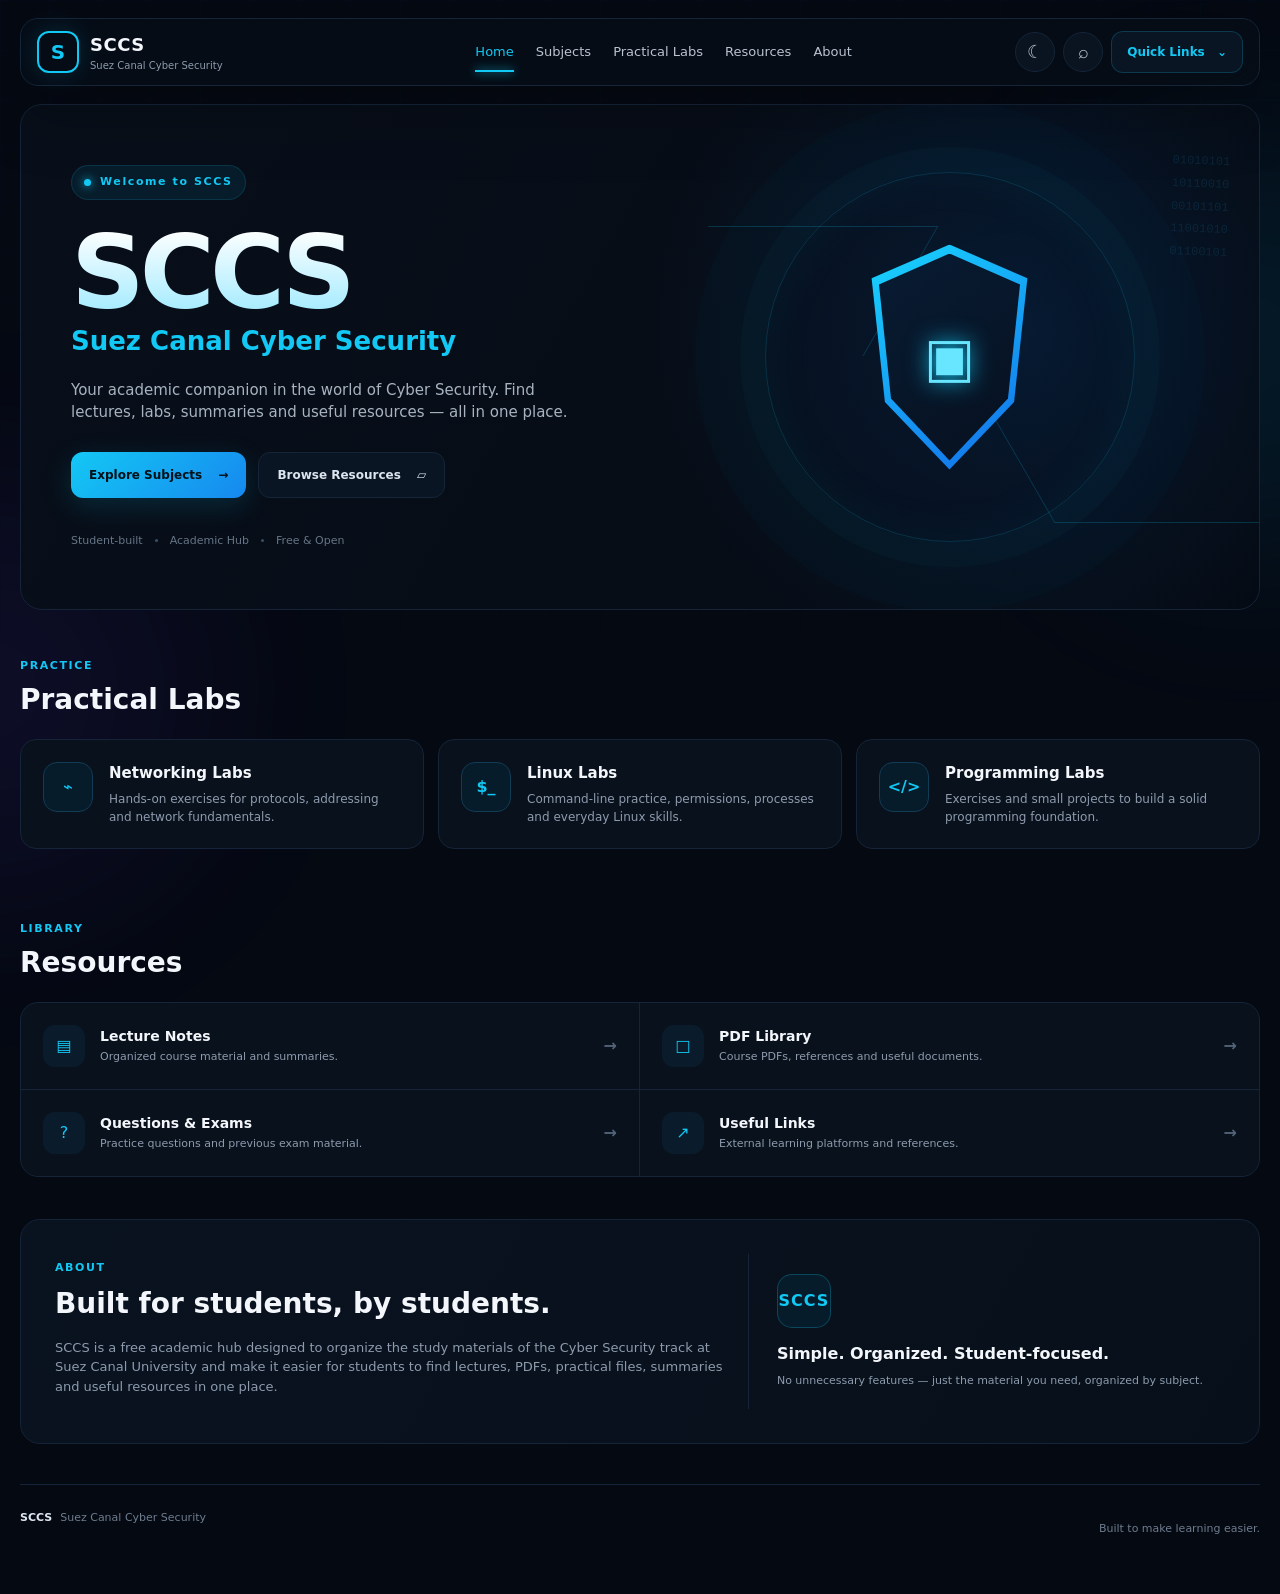
<file: index.html>
<!DOCTYPE html>
<html lang="en">
<head>
  <meta charset="UTF-8">
  <meta name="viewport" content="width=device-width, initial-scale=1.0">
  <meta name="description" content="SCCS — Suez Canal Cyber Security Student Hub">
  <title>SCCS — Suez Canal Cyber Security</title>
  <link rel="stylesheet" href="style.css">
</head>
<body>
  <div class="bg-grid"></div>
  <div class="orb orb-one"></div>
  <div class="orb orb-two"></div>

  <header class="navbar">
    <a class="brand" href="#home" aria-label="SCCS Home">
      <div class="brand-mark">S</div>
      <div>
        <strong>SCCS</strong>
        <span>Suez Canal Cyber Security</span>
      </div>
    </a>

    <nav class="nav-links" id="navLinks">
      <a class="active" href="#home">Home</a>
      <a href="subjects.html">Subjects</a>
      <a href="#labs">Practical Labs</a>
      <a href="#resources">Resources</a>
      <a href="#about">About</a>
    </nav>

    <div class="nav-actions">
      <button class="icon-btn" id="themeBtn" title="Toggle theme" aria-label="Toggle theme">☾</button>
      <button class="icon-btn" id="searchBtn" title="Search" aria-label="Search">⌕</button>
      <a class="quick-btn" href="#resources">Quick Links <span>⌄</span></a>
      <button class="menu-btn" id="menuBtn" aria-label="Open menu">☰</button>
    </div>
  </header>

  <main id="home">
    <section class="hero section-shell">
      <div class="hero-copy">
        <div class="eyebrow"><span></span> Welcome to SCCS</div>
        <h1>SCCS</h1>
        <h2>Suez Canal Cyber Security</h2>
        <p>Your academic companion in the world of Cyber Security. Find lectures, labs, summaries and useful resources — all in one place.</p>

        <div class="hero-buttons">
          <a class="primary-btn" href="subjects.html">Explore Subjects <span>→</span></a>
          <a class="secondary-btn" href="#resources">Browse Resources <span>▱</span></a>
        </div>

        <div class="hero-meta">
          <span>Student-built</span>
          <i></i>
          <span>Academic Hub</span>
          <i></i>
          <span>Free &amp; Open</span>
        </div>
      </div>

      <div class="hero-visual" aria-hidden="true">
        <div class="code-rain">01010101<br>10110010<br>00101101<br>11001010<br>01100101</div>
        <div class="circuit c1"></div>
        <div class="circuit c2"></div>
        <div class="shield-wrap">
          <div class="shield"><span class="lock">▣</span></div>
          <div class="pulse"></div>
        </div>
      </div>
    </section>

    <section id="labs" class="content-section">
      <div class="section-heading">
        <div>
          <span class="section-kicker">PRACTICE</span>
          <h2>Practical Labs</h2>
        </div>
      </div>

      <div class="feature-grid">
        <article class="feature-card">
          <span class="feature-icon">⌁</span>
          <div><h3>Networking Labs</h3><p>Hands-on exercises for protocols, addressing and network fundamentals.</p></div>
        </article>

        <article class="feature-card">
          <span class="feature-icon">$_</span>
          <div><h3>Linux Labs</h3><p>Command-line practice, permissions, processes and everyday Linux skills.</p></div>
        </article>

        <article class="feature-card">
          <span class="feature-icon">&lt;/&gt;</span>
          <div><h3>Programming Labs</h3><p>Exercises and small projects to build a solid programming foundation.</p></div>
        </article>
      </div>
    </section>

    <section id="resources" class="content-section">
      <div class="section-heading">
        <div>
          <span class="section-kicker">LIBRARY</span>
          <h2>Resources</h2>
        </div>
      </div>

      <div class="resource-panel">
        <a class="resource-item" href="resources.html#lecture-notes"><span>▤</span><div><h3>Lecture Notes</h3><p>Organized course material and summaries.</p></div><b>→</b></a>
        <a class="resource-item" href="resources.html#pdf-library"><span>□</span><div><h3>PDF Library</h3><p>Course PDFs, references and useful documents.</p></div><b>→</b></a>
        <a class="resource-item" href="resources.html#questions"><span>?</span><div><h3>Questions &amp; Exams</h3><p>Practice questions and previous exam material.</p></div><b>→</b></a>
        <a class="resource-item" href="resources.html#useful-links"><span>↗</span><div><h3>Useful Links</h3><p>External learning platforms and references.</p></div><b>→</b></a>
      </div>
    </section>

    <section id="about" class="content-section about-section">
      <div>
        <span class="section-kicker">ABOUT</span>
        <h2>Built for students, by students.</h2>
        <p>SCCS is a free academic hub designed to organize the study materials of the Cyber Security track at Suez Canal University and make it easier for students to find lectures, PDFs, practical files, summaries and useful resources in one place.</p>
      </div>

      <div class="about-note">
        <div class="about-badge">SCCS</div>
        <h3>Simple. Organized. Student-focused.</h3>
        <p>No unnecessary features — just the material you need, organized by subject.</p>
      </div>
    </section>
  </main>

  <footer>
    <div><strong>SCCS</strong><span>Suez Canal Cyber Security</span></div>
    <p>Built to make learning easier.</p>
  </footer>

  <div class="search-overlay" id="searchOverlay">
    <div class="search-box">
      <button id="closeSearch">×</button>
      <h2>Search SCCS</h2>
      <input id="searchInput" type="search" placeholder="Search subjects, labs, resources..." autofocus>
      <div id="searchResults"></div>
    </div>
  </div>

  <script src="script.js"></script>
</body>
</html>
</file>
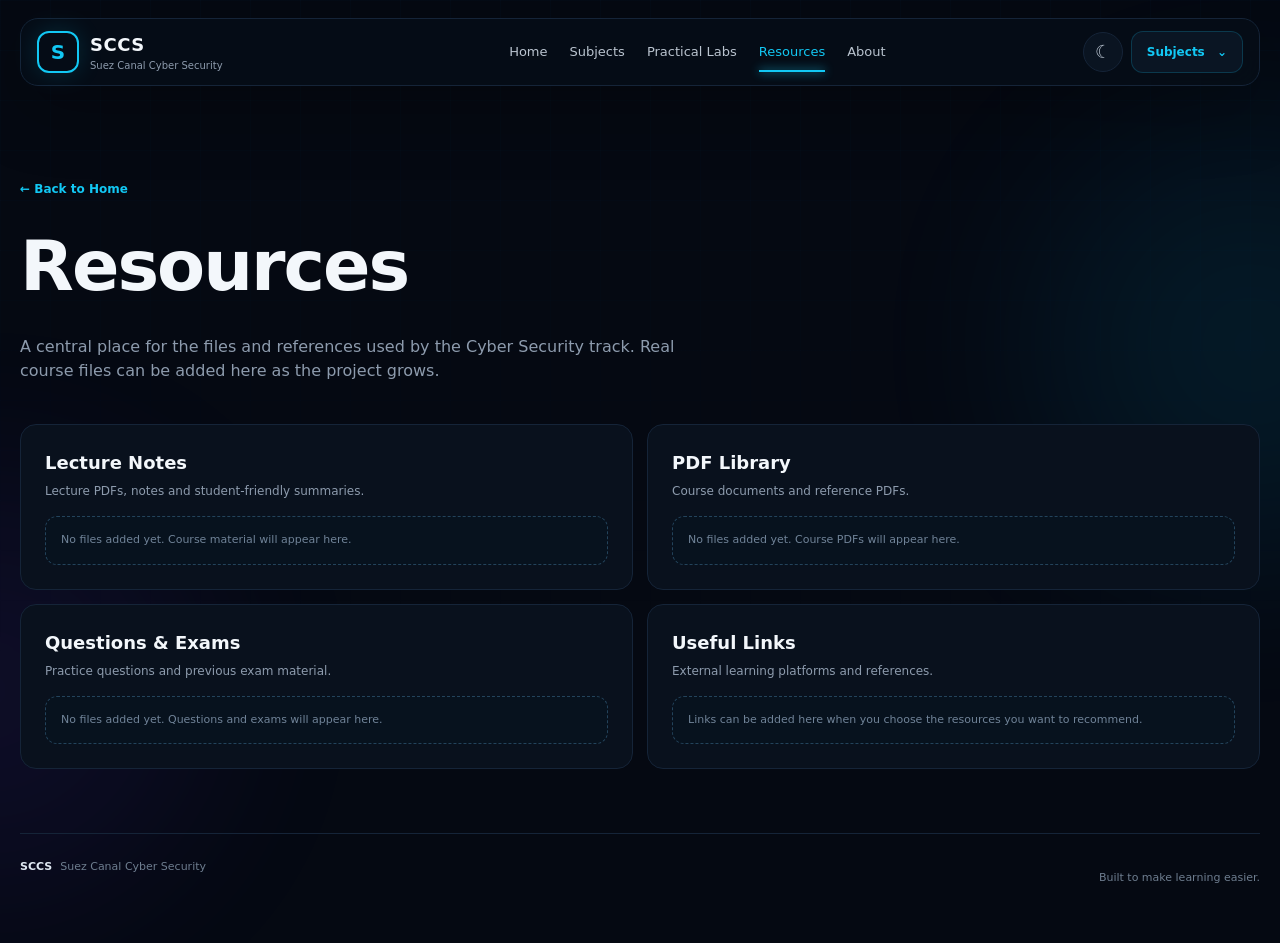
<file: resources.html>
<!DOCTYPE html>
<html lang="en">
<head>
  <meta charset="UTF-8">
  <meta name="viewport" content="width=device-width, initial-scale=1.0">
  <meta name="description" content="SCCS Resources">
  <title>Resources — SCCS</title>
  <link rel="stylesheet" href="style.css">
  <style>
    .resources-hero{padding:48px 0 25px}.resources-hero h1{font-size:clamp(42px,6vw,70px);margin:14px 0 5px;letter-spacing:-2px}.resources-hero p{color:var(--muted);max-width:700px}
    .resource-page-grid{display:grid;grid-template-columns:1fr 1fr;gap:14px}.resource-page-card{border:1px solid var(--line);background:var(--panel);border-radius:16px;padding:24px;scroll-margin-top:100px}.resource-page-card h2{font-size:18px;margin:0 0 6px}.resource-page-card p{font-size:12px;color:var(--muted);margin:0 0 16px}.empty-state{border:1px dashed #23435b;border-radius:12px;padding:15px;color:#708398;font-size:11px;background:#07121e}.back{color:var(--accent);font-size:12px;font-weight:700}
    @media(max-width:700px){.resource-page-grid{grid-template-columns:1fr}}
  </style>
</head>
<body>
  <div class="bg-grid"></div><div class="orb orb-one"></div><div class="orb orb-two"></div>
  <header class="navbar">
    <a class="brand" href="index.html" aria-label="SCCS Home"><div class="brand-mark">S</div><div><strong>SCCS</strong><span>Suez Canal Cyber Security</span></div></a>
    <nav class="nav-links" id="navLinks">
      <a href="index.html#home">Home</a><a href="index.html#subjects">Subjects</a><a href="index.html#labs">Practical Labs</a><a class="active" href="index.html#resources">Resources</a><a href="index.html#about">About</a>
    </nav>
    <div class="nav-actions"><button class="icon-btn" id="themeBtn" title="Toggle theme">☾</button><a class="quick-btn" href="index.html#subjects">Subjects <span>⌄</span></a><button class="menu-btn" id="menuBtn">☰</button></div>
  </header>
  <main class="content-section">
    <section class="resources-hero">
      <a class="back" href="index.html#resources">← Back to Home</a>
      <h1>Resources</h1>
      <p>A central place for the files and references used by the Cyber Security track. Real course files can be added here as the project grows.</p>
    </section>
    <section class="resource-page-grid">
      <article class="resource-page-card" id="lecture-notes"><h2>Lecture Notes</h2><p>Lecture PDFs, notes and student-friendly summaries.</p><div class="empty-state">No files added yet. Course material will appear here.</div></article>
      <article class="resource-page-card" id="pdf-library"><h2>PDF Library</h2><p>Course documents and reference PDFs.</p><div class="empty-state">No files added yet. Course PDFs will appear here.</div></article>
      <article class="resource-page-card" id="questions"><h2>Questions &amp; Exams</h2><p>Practice questions and previous exam material.</p><div class="empty-state">No files added yet. Questions and exams will appear here.</div></article>
      <article class="resource-page-card" id="useful-links"><h2>Useful Links</h2><p>External learning platforms and references.</p><div class="empty-state">Links can be added here when you choose the resources you want to recommend.</div></article>
    </section>
  </main>
  <footer><div><strong>SCCS</strong><span>Suez Canal Cyber Security</span></div><p>Built to make learning easier.</p></footer>
  <script src="script.js"></script>
</body>
</html>
</file>
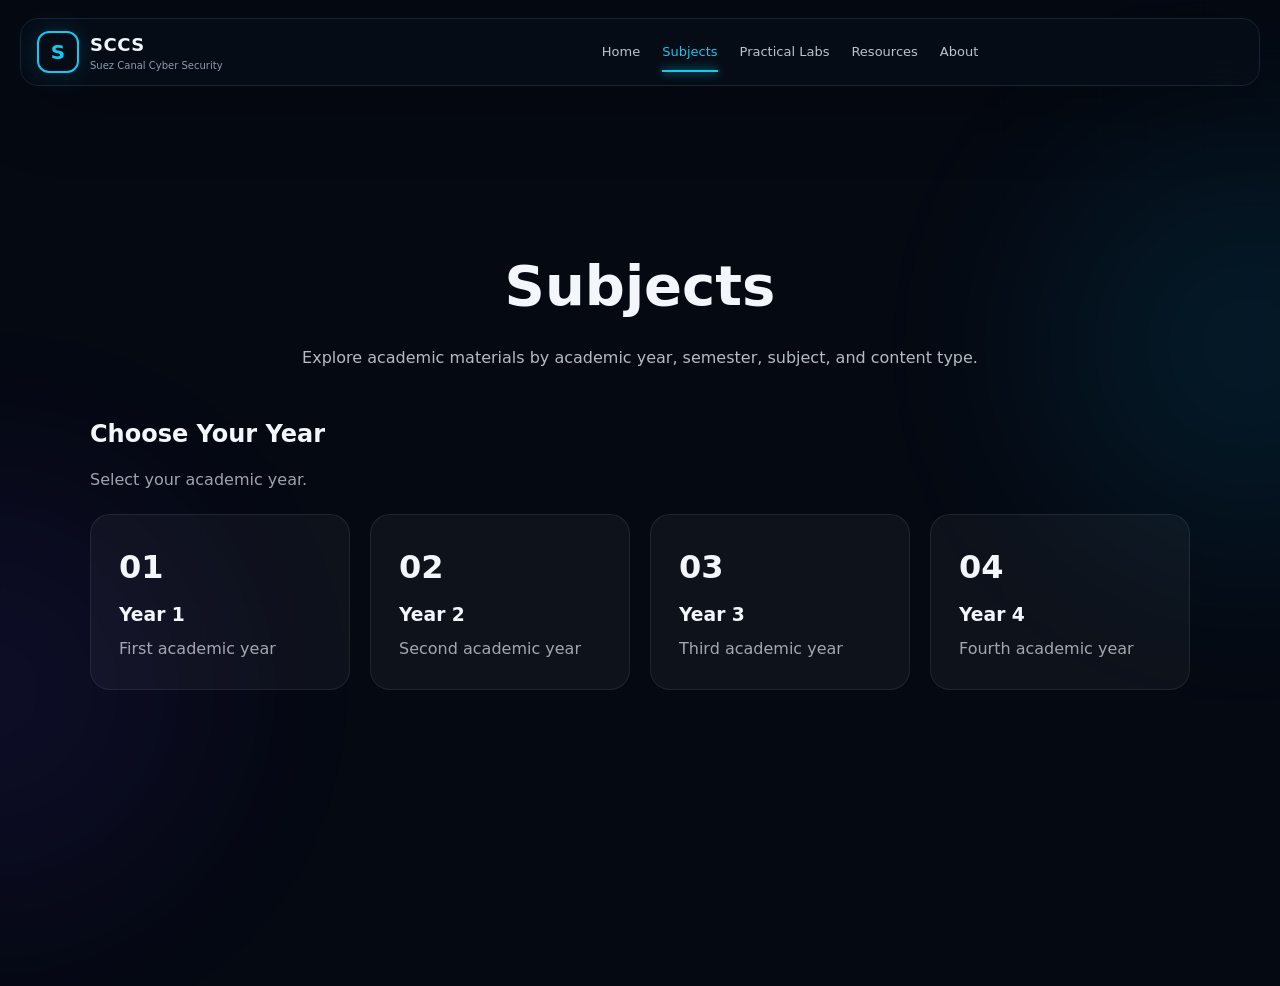
<file: subjects.html>
<!DOCTYPE html>
<html lang="en">
<head>
    <meta charset="UTF-8">
    <meta name="viewport" content="width=device-width, initial-scale=1.0">

    <meta name="description"
          content="SCCS — Suez Canal Cyber Security Student Hub">

    <title>Subjects — SCCS</title>

    <link rel="stylesheet" href="style.css">

    <style>
        .subjects-page {
            min-height: 100vh;
            padding: 120px 6% 70px;
        }

        .subjects-header {
            max-width: 900px;
            margin: 0 auto 45px;
            text-align: center;
        }

        .subjects-header h1 {
            font-size: clamp(2rem, 5vw, 3.5rem);
            margin-bottom: 12px;
        }

        .subjects-header p {
            opacity: 0.75;
            line-height: 1.7;
        }

        .section-title {
            max-width: 1100px;
            margin: 0 auto 22px;
        }

        .section-title h2 {
            margin-bottom: 6px;
        }

        .section-title p {
            opacity: 0.65;
        }

        .year-grid,
        .semester-grid,
        .subject-grid,
        .category-grid {
            max-width: 1100px;
            margin: 0 auto;
            display: grid;
            grid-template-columns: repeat(auto-fit, minmax(220px, 1fr));
            gap: 20px;
        }

        .selection-card {
            display: block;
            padding: 28px;
            border-radius: 20px;
            text-decoration: none;
            color: inherit;
            background: rgba(255,255,255,0.04);
            border: 1px solid rgba(255,255,255,0.08);
            transition: 0.25s ease;
            cursor: pointer;
        }

        .selection-card:hover {
            transform: translateY(-4px);
            border-color: rgba(0, 200, 255, 0.45);
            background: rgba(255,255,255,0.07);
        }

        .selection-card .number {
            font-size: 2rem;
            font-weight: 800;
            margin-bottom: 10px;
        }

        .selection-card h3 {
            margin: 0 0 8px;
        }

        .selection-card p {
            margin: 0;
            opacity: 0.65;
            line-height: 1.5;
        }

        .hidden {
            display: none !important;
        }

        .back-button {
            display: inline-block;
            margin: 0 auto 35px;
            padding: 10px 18px;
            border-radius: 12px;
            text-decoration: none;
            color: inherit;
            border: 1px solid rgba(255,255,255,0.1);
            background: rgba(255,255,255,0.04);
        }

        .pdf-link {
            display: inline-block;
            margin-top: 15px;
            padding: 9px 14px;
            border-radius: 10px;
            background: rgba(0, 200, 255, 0.1);
            border: 1px solid rgba(0, 200, 255, 0.2);
        }

        .empty-state {
            max-width: 700px;
            margin: 30px auto;
            padding: 35px;
            text-align: center;
            border-radius: 20px;
            background: rgba(255,255,255,0.04);
            border: 1px solid rgba(255,255,255,0.08);
        }
    </style>
</head>

<body>

    <div class="bg-grid"></div>
    <div class="orb orb-one"></div>
    <div class="orb orb-two"></div>

    <header class="navbar">

        <a class="brand" href="index.html" aria-label="SCCS Home">
            <div class="brand-mark">S</div>
            <div>
                <strong>SCCS</strong>
                <span>Suez Canal Cyber Security</span>
            </div>
        </a>

        <nav class="nav-links">
            <a href="index.html">Home</a>
            <a class="active" href="subjects.html">Subjects</a>
            <a href="index.html#labs">Practical Labs</a>
            <a href="resources.html">Resources</a>
            <a href="index.html#about">About</a>
        </nav>

    </header>


    <main class="subjects-page">

        <div class="subjects-header">
            <h1>Subjects</h1>
            <p>
                Explore academic materials by academic year,
                semester, subject, and content type.
            </p>
        </div>


        <!-- YEARS -->

        <section id="yearsSection">

            <div class="section-title">
                <h2>Choose Your Year</h2>
                <p>Select your academic year.</p>
            </div>

            <div class="year-grid">

                <div class="selection-card" onclick="selectYear(1)">
                    <div class="number">01</div>
                    <h3>Year 1</h3>
                    <p>First academic year</p>
                </div>

                <div class="selection-card" onclick="selectYear(2)">
                    <div class="number">02</div>
                    <h3>Year 2</h3>
                    <p>Second academic year</p>
                </div>

                <div class="selection-card" onclick="selectYear(3)">
                    <div class="number">03</div>
                    <h3>Year 3</h3>
                    <p>Third academic year</p>
                </div>

                <div class="selection-card" onclick="selectYear(4)">
                    <div class="number">04</div>
                    <h3>Year 4</h3>
                    <p>Fourth academic year</p>
                </div>

            </div>

        </section>


        <!-- SEMESTERS -->

        <section id="semestersSection" class="hidden">

            <a href="#" class="back-button" onclick="goBackToYears(event)">
                ← Back to Years
            </a>

            <div class="section-title">
                <h2 id="yearTitle">Year 1</h2>
                <p>Choose a semester.</p>
            </div>

            <div class="semester-grid">

                <div class="selection-card" onclick="selectSemester(1)">
                    <div class="number">01</div>
                    <h3>Semester 1</h3>
                    <p>First semester</p>
                </div>

                <div class="selection-card" onclick="selectSemester(2)">
                    <div class="number">02</div>
                    <h3>Semester 2</h3>
                    <p>Second semester</p>
                </div>

            </div>

        </section>


        <!-- SUBJECTS -->

        <section id="subjectsSection" class="hidden">

            <a href="#" class="back-button" onclick="goBackToSemesters(event)">
                ← Back to Semesters
            </a>

            <div class="section-title">
                <h2 id="semesterTitle">Semester 2</h2>
                <p>Select a subject.</p>
            </div>

            <div id="subjectGrid" class="subject-grid"></div>

        </section>


        <!-- CATEGORIES -->

        <section id="categoriesSection" class="hidden">

            <a href="#" class="back-button" onclick="goBackToSubjects(event)">
                ← Back to Subjects
            </a>

            <div class="section-title">
                <h2 id="subjectTitle">Math 2</h2>
                <p>Choose the type of material you want.</p>
            </div>

            <div id="categoryGrid" class="category-grid"></div>

        </section>


        <!-- PDFS -->

        <section id="pdfSection" class="hidden">

            <a href="#" class="back-button" onclick="goBackToCategories(event)">
                ← Back to Categories
            </a>

            <div class="section-title">
                <h2 id="categoryTitle">Solved Problems</h2>
                <p>Available study material.</p>
            </div>

            <div id="pdfGrid" class="category-grid"></div>

        </section>

    </main>


    <script>

        let selectedYear = null;
        let selectedSemester = null;
        let selectedSubject = null;
        let selectedCategory = null;


        /*
         * SUBJECT DATA
         *
         * Add new subjects here later.
         */

        const subjectsData = {

            1: {

                1: [
                    {
                        name: "Programming 1",
                        description: "Programming 1 study materials."
                    }
                ],

                2: [
                    {
                        name: "Programming 2",
                        description: "Programming 2 study materials."
                    },

                    {
                        name: "Math 2",
                        description: "Linear algebra and mathematics study materials.",
                        categories: {

                            "Solved Problems": [
                                {
                                    title: "Solved Problems — Full Steps",
                                    file: "subjects/Year 1/Semester 2/Math 2/Solved Problems/4 - حل مسائل كاملة بالخطوات_compressed.pdf"
                                }
                            ],

                            "Simplified Explanations & Rules": [
                                {
                                    title: "Simplified Explanations & Rules",
                                    file: "subjects/Year 1/Semester 2/Math 2/Simplified Explanations & Rules/1 - شرح مبسط وقواعد_compressed.pdf"
                                }
                            ],

                            "Examples & Practice": [
                                {
                                    title: "Examples & Practice",
                                    file: "subjects/Year 1/Semester 2/Math 2/Examples & Practice/2 - أمثلة توضيحية وتدريبات تمييز_compressed.pdf"
                                }
                            ],

                            "Foundations & Preparation": [
                                {
                                    title: "Foundations & Preparation",
                                    file: "subjects/Year 1/Semester 2/Math 2/Foundations & Preparation/3 - تأسيس وتمهيد للحل_compressed.pdf"
                                }
                            ]

                        }
                    }
                ]

            },

            2: {
                1: [],
                2: []
            },

            3: {
                1: [],
                2: []
            },

            4: {
                1: [],
                2: []
            }

        };


        function hideAll() {

            document
                .getElementById("yearsSection")
                .classList.add("hidden");

            document
                .getElementById("semestersSection")
                .classList.add("hidden");

            document
                .getElementById("subjectsSection")
                .classList.add("hidden");

            document
                .getElementById("categoriesSection")
                .classList.add("hidden");

            document
                .getElementById("pdfSection")
                .classList.add("hidden");

        }


        function selectYear(year) {

            selectedYear = year;

            hideAll();

            document
                .getElementById("semestersSection")
                .classList.remove("hidden");

            document
                .getElementById("yearTitle")
                .textContent = "Year " + year;

        }


        function selectSemester(semester) {

            selectedSemester = semester;

            hideAll();

            document
                .getElementById("subjectsSection")
                .classList.remove("hidden");

            document
                .getElementById("semesterTitle")
                .textContent =
                "Year " +
                selectedYear +
                " — Semester " +
                semester;

            renderSubjects();

        }


        function renderSubjects() {

            const grid =
                document.getElementById("subjectGrid");

            grid.innerHTML = "";

            const subjects =
                subjectsData[selectedYear][selectedSemester];

            if (!subjects || subjects.length === 0) {

                grid.innerHTML = `
                    <div class="empty-state">
                        <h3>No subjects added yet</h3>
                        <p>
                            Study materials for this semester
                            will be added here.
                        </p>
                    </div>
                `;

                return;
            }


            subjects.forEach(subject => {

                const card =
                    document.createElement("div");

                card.className =
                    "selection-card";

                card.innerHTML = `
                    <div class="number">📚</div>
                    <h3>${subject.name}</h3>
                    <p>${subject.description}</p>
                `;

                card.onclick = () => {

                    selectedSubject = subject;

                    if (subject.categories) {

                        renderCategories();

                    } else {

                        alert(
                            "Materials for " +
                            subject.name +
                            " have not been added yet."
                        );

                    }

                };

                grid.appendChild(card);

            });

        }


        function renderCategories() {

            hideAll();

            document
                .getElementById("categoriesSection")
                .classList.remove("hidden");

            document
                .getElementById("subjectTitle")
                .textContent =
                selectedSubject.name;

            const grid =
                document.getElementById("categoryGrid");

            grid.innerHTML = "";


            Object.keys(
                selectedSubject.categories
            ).forEach(category => {

                const card =
                    document.createElement("div");

                card.className =
                    "selection-card";

                card.innerHTML = `
                    <div class="number">📁</div>
                    <h3>${category}</h3>
                    <p>
                        ${selectedSubject.categories[category].length}
                        material(s)
                    </p>
                `;

                card.onclick = () => {

                    selectedCategory = category;

                    renderPDFs();

                };

                grid.appendChild(card);

            });

        }


        function renderPDFs() {

            hideAll();

            document
                .getElementById("pdfSection")
                .classList.remove("hidden");

            document
                .getElementById("categoryTitle")
                .textContent =
                selectedCategory;

            const grid =
                document.getElementById("pdfGrid");

            grid.innerHTML = "";


            const files =
                selectedSubject.categories[selectedCategory];


            files.forEach(file => {

                const card =
                    document.createElement("div");

                card.className =
                    "selection-card";

                card.innerHTML = `
                    <div class="number">PDF</div>
                    <h3>${file.title}</h3>
                    <a
                        class="pdf-link"
                        href="${file.file}"
                        target="_blank"
                        rel="noopener noreferrer">
                        Open PDF →
                    </a>
                `;

                grid.appendChild(card);

            });

        }


        function goBackToYears(event) {

            event.preventDefault();

            hideAll();

            document
                .getElementById("yearsSection")
                .classList.remove("hidden");

        }


        function goBackToSemesters(event) {

            event.preventDefault();

            hideAll();

            document
                .getElementById("semestersSection")
                .classList.remove("hidden");

        }


        function goBackToSubjects(event) {

            event.preventDefault();

            hideAll();

            document
                .getElementById("subjectsSection")
                .classList.remove("hidden");

            renderSubjects();

        }


        function goBackToCategories(event) {

            event.preventDefault();

            renderCategories();

        }

    </script>

</body>
</html>
</file>
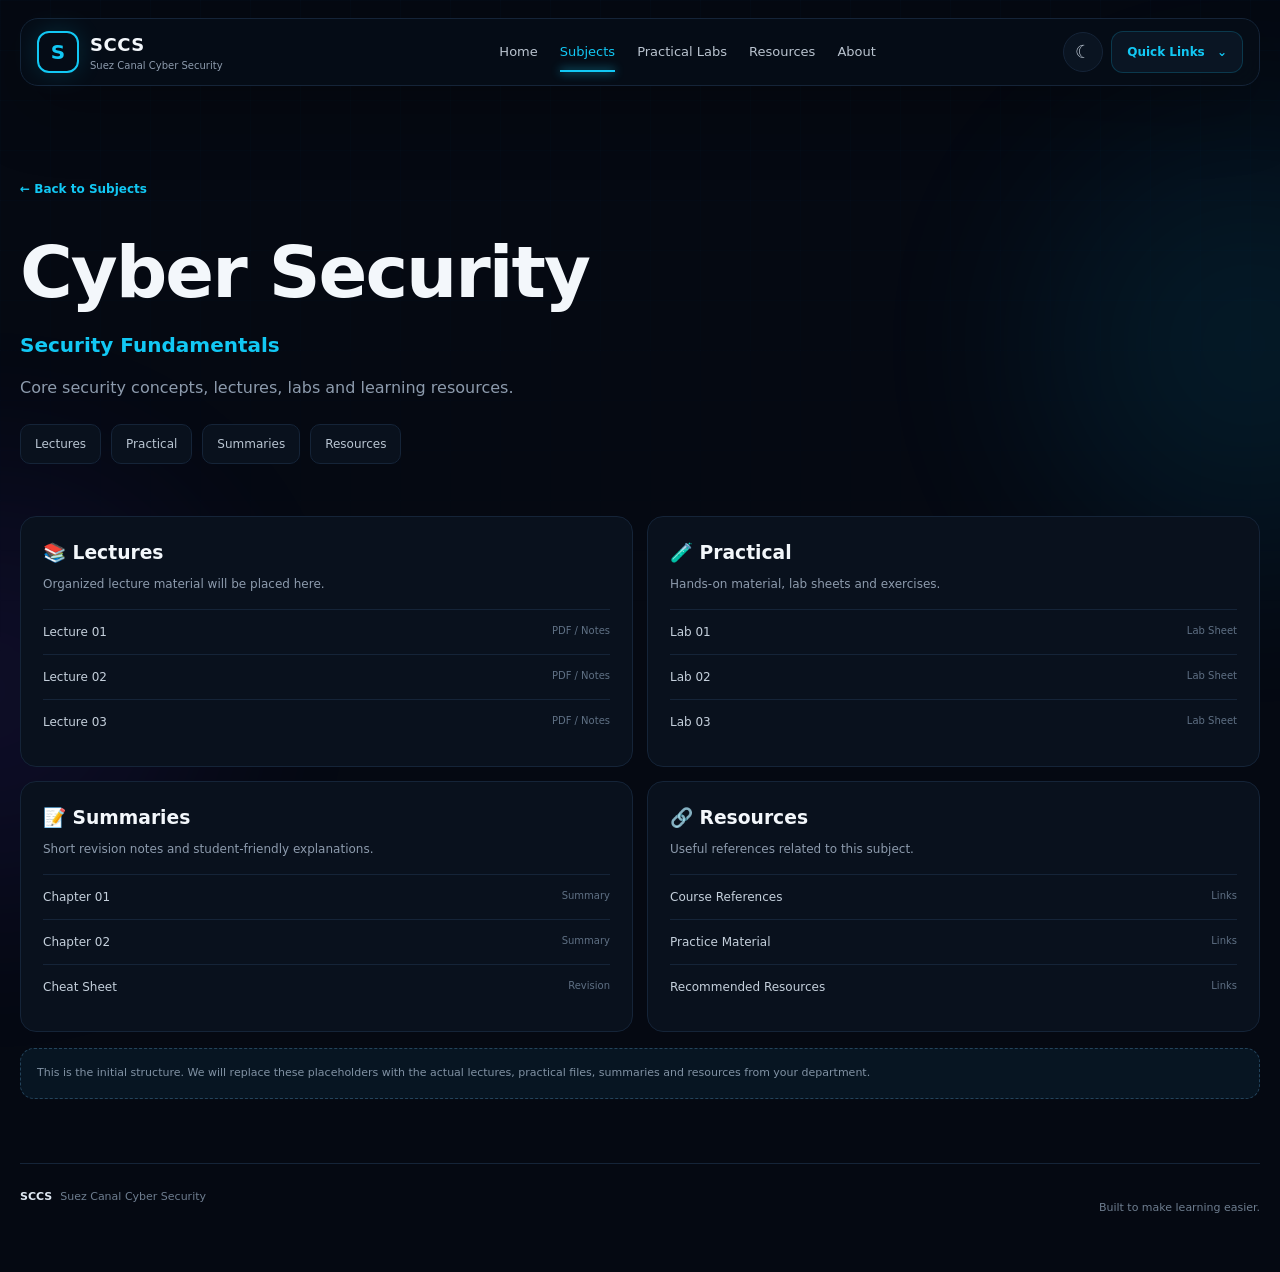
<file: subjects/cyber-security.html>
<!DOCTYPE html>
<html lang="en">
<head>
  <meta charset="UTF-8">
  <meta name="viewport" content="width=device-width, initial-scale=1.0">
  <meta name="description" content="SCCS — Cyber Security">
  <title>Cyber Security — SCCS</title>
  <link rel="stylesheet" href="../style.css">
  <style>
    .subject-hero{padding:48px 0 28px}
    .subject-hero .back{color:var(--accent);font-size:12px;font-weight:700}
    .subject-hero h1{font-size:clamp(42px,6vw,72px);margin:18px 0 4px;letter-spacing:-2px}
    .subject-hero h2{color:var(--accent);font-size:20px;margin:0 0 12px}
    .subject-hero p{color:var(--muted);max-width:720px}
    .subject-tabs{display:flex;gap:10px;flex-wrap:wrap;margin:24px 0}
    .subject-tab{border:1px solid var(--line);background:var(--panel);border-radius:10px;padding:10px 14px;font-size:12px;color:#b9c5d2}
    .subject-layout{display:grid;grid-template-columns:repeat(2,1fr);gap:14px}
    .material-box{border:1px solid var(--line);background:var(--panel);border-radius:16px;padding:22px}
    .material-box h3{margin:0 0 8px}
    .material-box p{font-size:12px;color:var(--muted);margin:0 0 16px}
    .material-list{list-style:none;padding:0;margin:0}
    .material-list li{border-top:1px solid var(--line);padding:13px 0;display:flex;justify-content:space-between;gap:12px;font-size:12px;color:#c5d0dc}
    .material-list span{color:#5f7084;font-size:10px}
    .notice{margin-top:16px;border:1px dashed #23435b;background:#071522;border-radius:14px;padding:16px;color:#8192a4;font-size:11px}
    @media(max-width:700px){.subject-layout{grid-template-columns:1fr}}
  </style>
</head>
<body>
  <div class="bg-grid"></div>
  <div class="orb orb-one"></div>
  <div class="orb orb-two"></div>
  <header class="navbar">
    <a class="brand" href="../index.html" aria-label="SCCS Home">
      <div class="brand-mark">S</div>
      <div><strong>SCCS</strong><span>Suez Canal Cyber Security</span></div>
    </a>
    <nav class="nav-links" id="navLinks">
      <a href="../index.html#home">Home</a>
      <a class="active" href="../index.html#subjects">Subjects</a>
      <a href="../index.html#labs">Practical Labs</a>
      <a href="../index.html#resources">Resources</a>
      <a href="../index.html#about">About</a>
    </nav>
    <div class="nav-actions">
      <button class="icon-btn" id="themeBtn" title="Toggle theme" aria-label="Toggle theme">☾</button>
      <a class="quick-btn" href="../index.html#resources">Quick Links <span>⌄</span></a>
      <button class="menu-btn" id="menuBtn" aria-label="Open menu">☰</button>
    </div>
  </header>

  <main class="content-section">
    <section class="subject-hero">
      <a class="back" href="../index.html#subjects">← Back to Subjects</a>
      <h1>Cyber Security</h1>
      <h2>Security Fundamentals</h2>
      <p>Core security concepts, lectures, labs and learning resources.</p>
      <div class="subject-tabs">
        <a class="subject-tab" href="#lectures">Lectures</a>
        <a class="subject-tab" href="#practical">Practical</a>
        <a class="subject-tab" href="#summaries">Summaries</a>
        <a class="subject-tab" href="#resources">Resources</a>
      </div>
    </section>

    <section class="subject-layout">
      <article class="material-box" id="lectures">
        <h3>📚 Lectures</h3>
        <p>Organized lecture material will be placed here.</p>
        <ul class="material-list">
          <li>Lecture 01 <span>PDF / Notes</span></li>
          <li>Lecture 02 <span>PDF / Notes</span></li>
          <li>Lecture 03 <span>PDF / Notes</span></li>
        </ul>
      </article>

      <article class="material-box" id="practical">
        <h3>🧪 Practical</h3>
        <p>Hands-on material, lab sheets and exercises.</p>
        <ul class="material-list">
          <li>Lab 01 <span>Lab Sheet</span></li>
          <li>Lab 02 <span>Lab Sheet</span></li>
          <li>Lab 03 <span>Lab Sheet</span></li>
        </ul>
      </article>

      <article class="material-box" id="summaries">
        <h3>📝 Summaries</h3>
        <p>Short revision notes and student-friendly explanations.</p>
        <ul class="material-list">
          <li>Chapter 01 <span>Summary</span></li>
          <li>Chapter 02 <span>Summary</span></li>
          <li>Cheat Sheet <span>Revision</span></li>
        </ul>
      </article>

      <article class="material-box" id="resources">
        <h3>🔗 Resources</h3>
        <p>Useful references related to this subject.</p>
        <ul class="material-list">
          <li>Course References <span>Links</span></li>
          <li>Practice Material <span>Links</span></li>
          <li>Recommended Resources <span>Links</span></li>
        </ul>
      </article>
    </section>

    <div class="notice">
      This is the initial structure. We will replace these placeholders with the actual lectures, practical files, summaries and resources from your department.
    </div>
  </main>

  <footer>
    <div><strong>SCCS</strong><span>Suez Canal Cyber Security</span></div>
    <p>Built to make learning easier.</p>
  </footer>
  <script src="../script.js"></script>
</body>
</html>
</file>
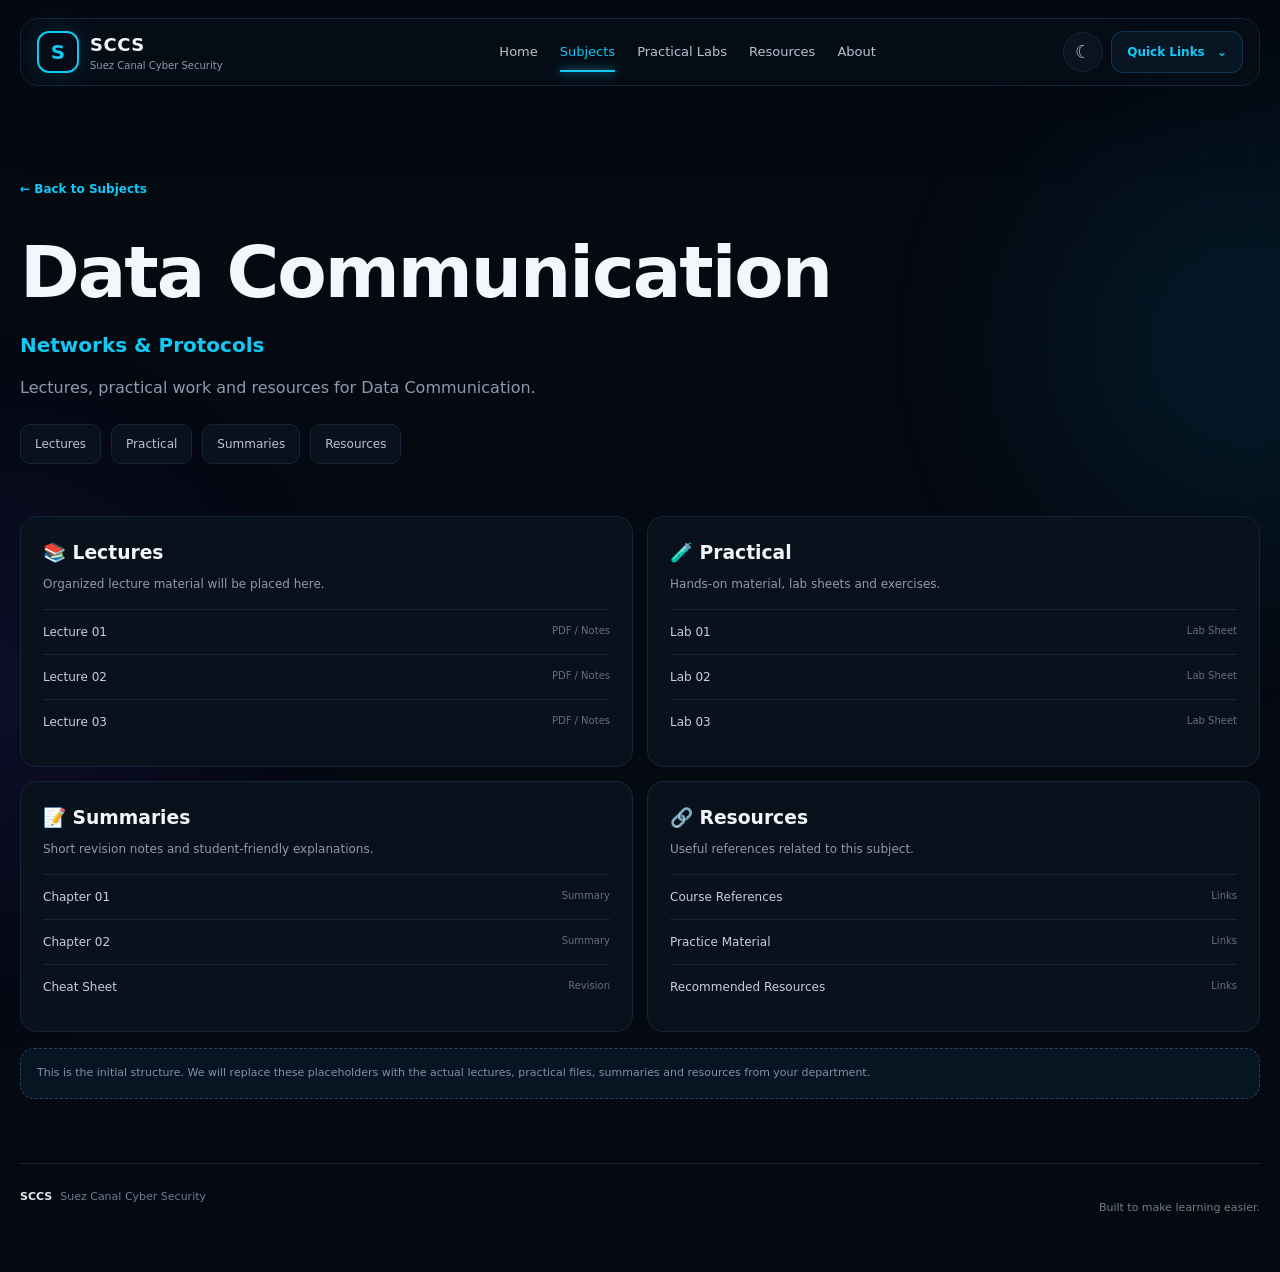
<file: subjects/data-communication.html>
<!DOCTYPE html>
<html lang="en">
<head>
  <meta charset="UTF-8">
  <meta name="viewport" content="width=device-width, initial-scale=1.0">
  <meta name="description" content="SCCS — Data Communication">
  <title>Data Communication — SCCS</title>
  <link rel="stylesheet" href="../style.css">
  <style>
    .subject-hero{padding:48px 0 28px}
    .subject-hero .back{color:var(--accent);font-size:12px;font-weight:700}
    .subject-hero h1{font-size:clamp(42px,6vw,72px);margin:18px 0 4px;letter-spacing:-2px}
    .subject-hero h2{color:var(--accent);font-size:20px;margin:0 0 12px}
    .subject-hero p{color:var(--muted);max-width:720px}
    .subject-tabs{display:flex;gap:10px;flex-wrap:wrap;margin:24px 0}
    .subject-tab{border:1px solid var(--line);background:var(--panel);border-radius:10px;padding:10px 14px;font-size:12px;color:#b9c5d2}
    .subject-layout{display:grid;grid-template-columns:repeat(2,1fr);gap:14px}
    .material-box{border:1px solid var(--line);background:var(--panel);border-radius:16px;padding:22px}
    .material-box h3{margin:0 0 8px}
    .material-box p{font-size:12px;color:var(--muted);margin:0 0 16px}
    .material-list{list-style:none;padding:0;margin:0}
    .material-list li{border-top:1px solid var(--line);padding:13px 0;display:flex;justify-content:space-between;gap:12px;font-size:12px;color:#c5d0dc}
    .material-list span{color:#5f7084;font-size:10px}
    .notice{margin-top:16px;border:1px dashed #23435b;background:#071522;border-radius:14px;padding:16px;color:#8192a4;font-size:11px}
    @media(max-width:700px){.subject-layout{grid-template-columns:1fr}}
  </style>
</head>
<body>
  <div class="bg-grid"></div>
  <div class="orb orb-one"></div>
  <div class="orb orb-two"></div>
  <header class="navbar">
    <a class="brand" href="../index.html" aria-label="SCCS Home">
      <div class="brand-mark">S</div>
      <div><strong>SCCS</strong><span>Suez Canal Cyber Security</span></div>
    </a>
    <nav class="nav-links" id="navLinks">
      <a href="../index.html#home">Home</a>
      <a class="active" href="../index.html#subjects">Subjects</a>
      <a href="../index.html#labs">Practical Labs</a>
      <a href="../index.html#resources">Resources</a>
      <a href="../index.html#about">About</a>
    </nav>
    <div class="nav-actions">
      <button class="icon-btn" id="themeBtn" title="Toggle theme" aria-label="Toggle theme">☾</button>
      <a class="quick-btn" href="../index.html#resources">Quick Links <span>⌄</span></a>
      <button class="menu-btn" id="menuBtn" aria-label="Open menu">☰</button>
    </div>
  </header>

  <main class="content-section">
    <section class="subject-hero">
      <a class="back" href="../index.html#subjects">← Back to Subjects</a>
      <h1>Data Communication</h1>
      <h2>Networks & Protocols</h2>
      <p>Lectures, practical work and resources for Data Communication.</p>
      <div class="subject-tabs">
        <a class="subject-tab" href="#lectures">Lectures</a>
        <a class="subject-tab" href="#practical">Practical</a>
        <a class="subject-tab" href="#summaries">Summaries</a>
        <a class="subject-tab" href="#resources">Resources</a>
      </div>
    </section>

    <section class="subject-layout">
      <article class="material-box" id="lectures">
        <h3>📚 Lectures</h3>
        <p>Organized lecture material will be placed here.</p>
        <ul class="material-list">
          <li>Lecture 01 <span>PDF / Notes</span></li>
          <li>Lecture 02 <span>PDF / Notes</span></li>
          <li>Lecture 03 <span>PDF / Notes</span></li>
        </ul>
      </article>

      <article class="material-box" id="practical">
        <h3>🧪 Practical</h3>
        <p>Hands-on material, lab sheets and exercises.</p>
        <ul class="material-list">
          <li>Lab 01 <span>Lab Sheet</span></li>
          <li>Lab 02 <span>Lab Sheet</span></li>
          <li>Lab 03 <span>Lab Sheet</span></li>
        </ul>
      </article>

      <article class="material-box" id="summaries">
        <h3>📝 Summaries</h3>
        <p>Short revision notes and student-friendly explanations.</p>
        <ul class="material-list">
          <li>Chapter 01 <span>Summary</span></li>
          <li>Chapter 02 <span>Summary</span></li>
          <li>Cheat Sheet <span>Revision</span></li>
        </ul>
      </article>

      <article class="material-box" id="resources">
        <h3>🔗 Resources</h3>
        <p>Useful references related to this subject.</p>
        <ul class="material-list">
          <li>Course References <span>Links</span></li>
          <li>Practice Material <span>Links</span></li>
          <li>Recommended Resources <span>Links</span></li>
        </ul>
      </article>
    </section>

    <div class="notice">
      This is the initial structure. We will replace these placeholders with the actual lectures, practical files, summaries and resources from your department.
    </div>
  </main>

  <footer>
    <div><strong>SCCS</strong><span>Suez Canal Cyber Security</span></div>
    <p>Built to make learning easier.</p>
  </footer>
  <script src="../script.js"></script>
</body>
</html>
</file>
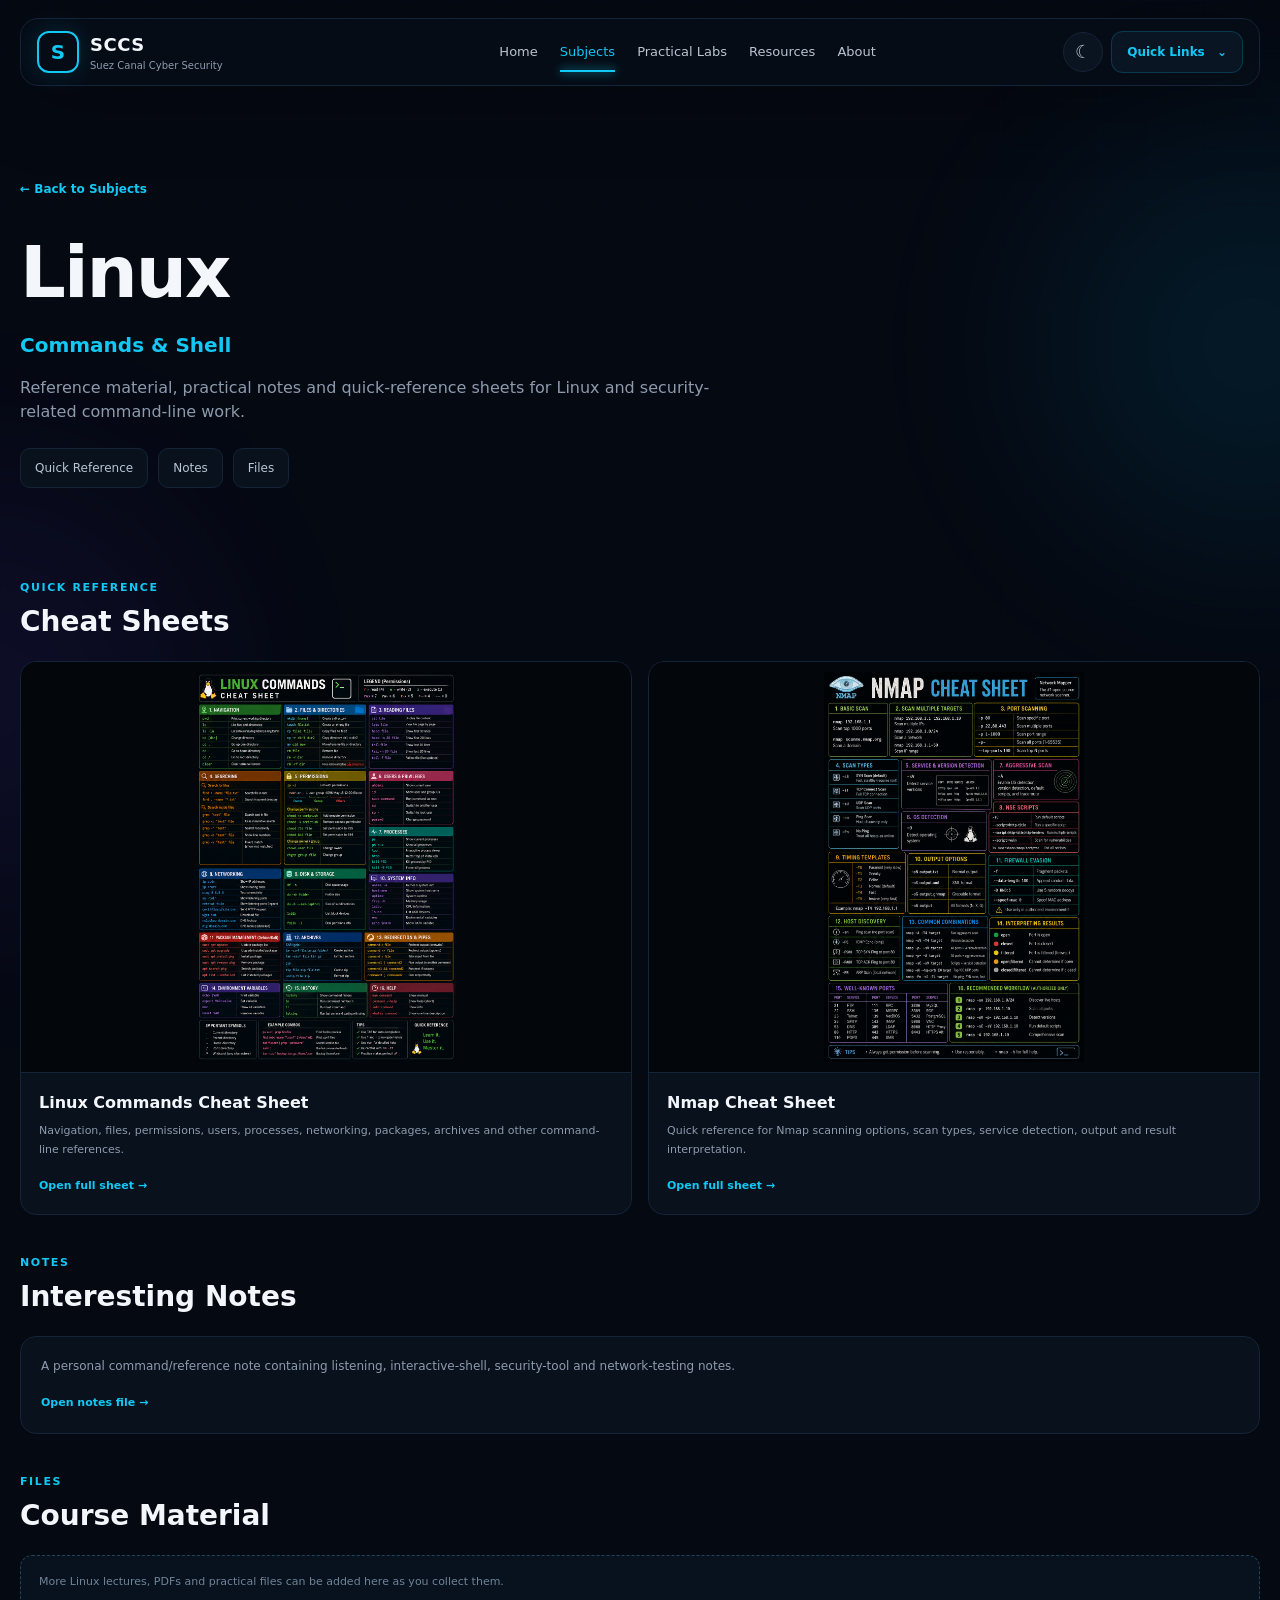
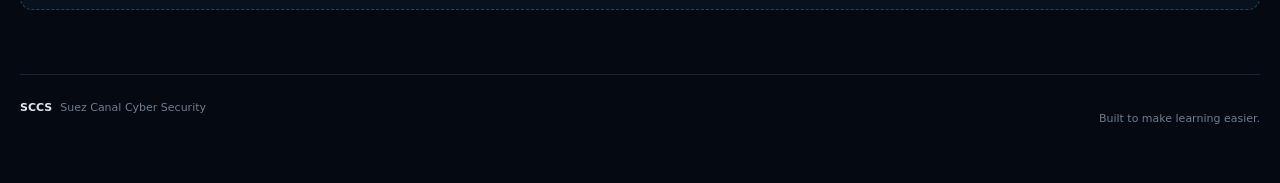
<file: subjects/linux.html>
<!DOCTYPE html>
<html lang="en">
<head>
  <meta charset="UTF-8">
  <meta name="viewport" content="width=device-width, initial-scale=1.0">
  <meta name="description" content="SCCS — Linux">
  <title>Linux — SCCS</title>
  <link rel="stylesheet" href="../style.css">
  <style>
    .subject-hero{padding:48px 0 28px}
    .subject-hero .back{color:var(--accent);font-size:12px;font-weight:700}
    .subject-hero h1{font-size:clamp(42px,6vw,72px);margin:18px 0 4px;letter-spacing:-2px}
    .subject-hero h2{color:var(--accent);font-size:20px;margin:0 0 12px}
    .subject-hero p{color:var(--muted);max-width:720px}
    .subject-tabs{display:flex;gap:10px;flex-wrap:wrap;margin:24px 0}
    .subject-tab{border:1px solid var(--line);background:var(--panel);border-radius:10px;padding:10px 14px;font-size:12px;color:#b9c5d2}
    .subject-layout{display:grid;grid-template-columns:repeat(2,1fr);gap:14px}
    .material-box{border:1px solid var(--line);background:var(--panel);border-radius:16px;padding:22px}
    .material-box h3{margin:0 0 8px}
    .material-box p{font-size:12px;color:var(--muted);margin:0 0 16px}
    .material-list{list-style:none;padding:0;margin:0}
    .material-list li{border-top:1px solid var(--line);padding:13px 0;display:flex;justify-content:space-between;gap:12px;font-size:12px;color:#c5d0dc}
    .material-list span{color:#5f7084;font-size:10px}
    .notice{margin-top:16px;border:1px dashed #23435b;background:#071522;border-radius:14px;padding:16px;color:#8192a4;font-size:11px}
    @media(max-width:700px){.subject-layout{grid-template-columns:1fr}}
      .linux-section{margin-top:34px;scroll-margin-top:100px}
    .sheet-grid{display:grid;grid-template-columns:1fr 1fr;gap:16px}
    .sheet-card{border:1px solid var(--line);background:var(--panel);border-radius:16px;overflow:hidden}
    .sheet-image-wrap{background:#03070c;padding:10px;border-bottom:1px solid var(--line)}
    .sheet-image-wrap img{display:block;width:100%;height:390px;object-fit:contain;object-position:top;background:#03070c;border-radius:9px}
    .sheet-info{padding:18px}
    .sheet-info h3{margin:0 0 7px;font-size:16px}
    .sheet-info p{margin:0 0 13px;font-size:11px;color:var(--muted);line-height:1.7}
    .sheet-link{color:var(--accent);font-size:11px;font-weight:700;text-decoration:none}
    .sheet-link:hover{text-decoration:underline}
    .notes-card{border:1px solid var(--line);background:var(--panel);border-radius:16px;padding:20px}
    .notes-card p{margin:0 0 14px;color:var(--muted);font-size:12px}
    .empty-state{border:1px dashed #23435b;border-radius:12px;padding:18px;color:#708398;font-size:11px;background:#07121e}
    @media(max-width:800px){.sheet-grid{grid-template-columns:1fr}.sheet-image-wrap img{height:340px}}
  </style>

</head>
<body>
  <div class="bg-grid"></div>
  <div class="orb orb-one"></div>
  <div class="orb orb-two"></div>
  <header class="navbar">
    <a class="brand" href="../index.html" aria-label="SCCS Home">
      <div class="brand-mark">S</div>
      <div><strong>SCCS</strong><span>Suez Canal Cyber Security</span></div>
    </a>
    <nav class="nav-links" id="navLinks">
      <a href="../index.html#home">Home</a>
      <a class="active" href="../index.html#subjects">Subjects</a>
      <a href="../index.html#labs">Practical Labs</a>
      <a href="../index.html#resources">Resources</a>
      <a href="../index.html#about">About</a>
    </nav>
    <div class="nav-actions">
      <button class="icon-btn" id="themeBtn" title="Toggle theme" aria-label="Toggle theme">☾</button>
      <a class="quick-btn" href="../index.html#resources">Quick Links <span>⌄</span></a>
      <button class="menu-btn" id="menuBtn" aria-label="Open menu">☰</button>
    </div>
  </header>

  <main class="content-section">
    <section class="subject-hero">
      <a class="back" href="../index.html#subjects">← Back to Subjects</a>
      <h1>Linux</h1>
      <h2>Commands &amp; Shell</h2>
      <p>Reference material, practical notes and quick-reference sheets for Linux and security-related command-line work.</p>
      <div class="subject-tabs">
        <a class="subject-tab" href="#quick-reference">Quick Reference</a>
        <a class="subject-tab" href="#notes">Notes</a>
        <a class="subject-tab" href="#files">Files</a>
      </div>
    </section>

    <section class="linux-section" id="quick-reference">
      <div class="section-heading">
        <div>
          <span class="section-kicker">QUICK REFERENCE</span>
          <h2>Cheat Sheets</h2>
        </div>
      </div>

      <div class="sheet-grid">
        <article class="sheet-card">
          <div class="sheet-image-wrap">
            <img src="../assets/linux/linux-commands-cheat-sheet.png" alt="Linux Commands Cheat Sheet">
          </div>
          <div class="sheet-info">
            <h3>Linux Commands Cheat Sheet</h3>
            <p>Navigation, files, permissions, users, processes, networking, packages, archives and other command-line references.</p>
            <a class="sheet-link" href="../assets/linux/linux-commands-cheat-sheet.png" target="_blank" rel="noopener">Open full sheet →</a>
          </div>
        </article>

        <article class="sheet-card">
          <div class="sheet-image-wrap">
            <img src="../assets/linux/nmap-cheat-sheet.png" alt="Nmap Cheat Sheet">
          </div>
          <div class="sheet-info">
            <h3>Nmap Cheat Sheet</h3>
            <p>Quick reference for Nmap scanning options, scan types, service detection, output and result interpretation.</p>
            <a class="sheet-link" href="../assets/linux/nmap-cheat-sheet.png" target="_blank" rel="noopener">Open full sheet →</a>
          </div>
        </article>
      </div>
    </section>

    <section class="linux-section" id="notes">
      <div class="section-heading">
        <div>
          <span class="section-kicker">NOTES</span>
          <h2>Interesting Notes</h2>
        </div>
      </div>

      <article class="notes-card">
        <p>A personal command/reference note containing listening, interactive-shell, security-tool and network-testing notes.</p>
        <a class="sheet-link" href="../assets/linux/interesting-notes.md" target="_blank" rel="noopener">Open notes file →</a>
      </article>
    </section>

    <section class="linux-section" id="files">
      <div class="section-heading">
        <div>
          <span class="section-kicker">FILES</span>
          <h2>Course Material</h2>
        </div>
      </div>
      <div class="empty-state">More Linux lectures, PDFs and practical files can be added here as you collect them.</div>
    </section>
  </main>

  <footer>
    <div><strong>SCCS</strong><span>Suez Canal Cyber Security</span></div>
    <p>Built to make learning easier.</p>
  </footer>
  <script src="../script.js"></script>
</body>
</html>
</file>
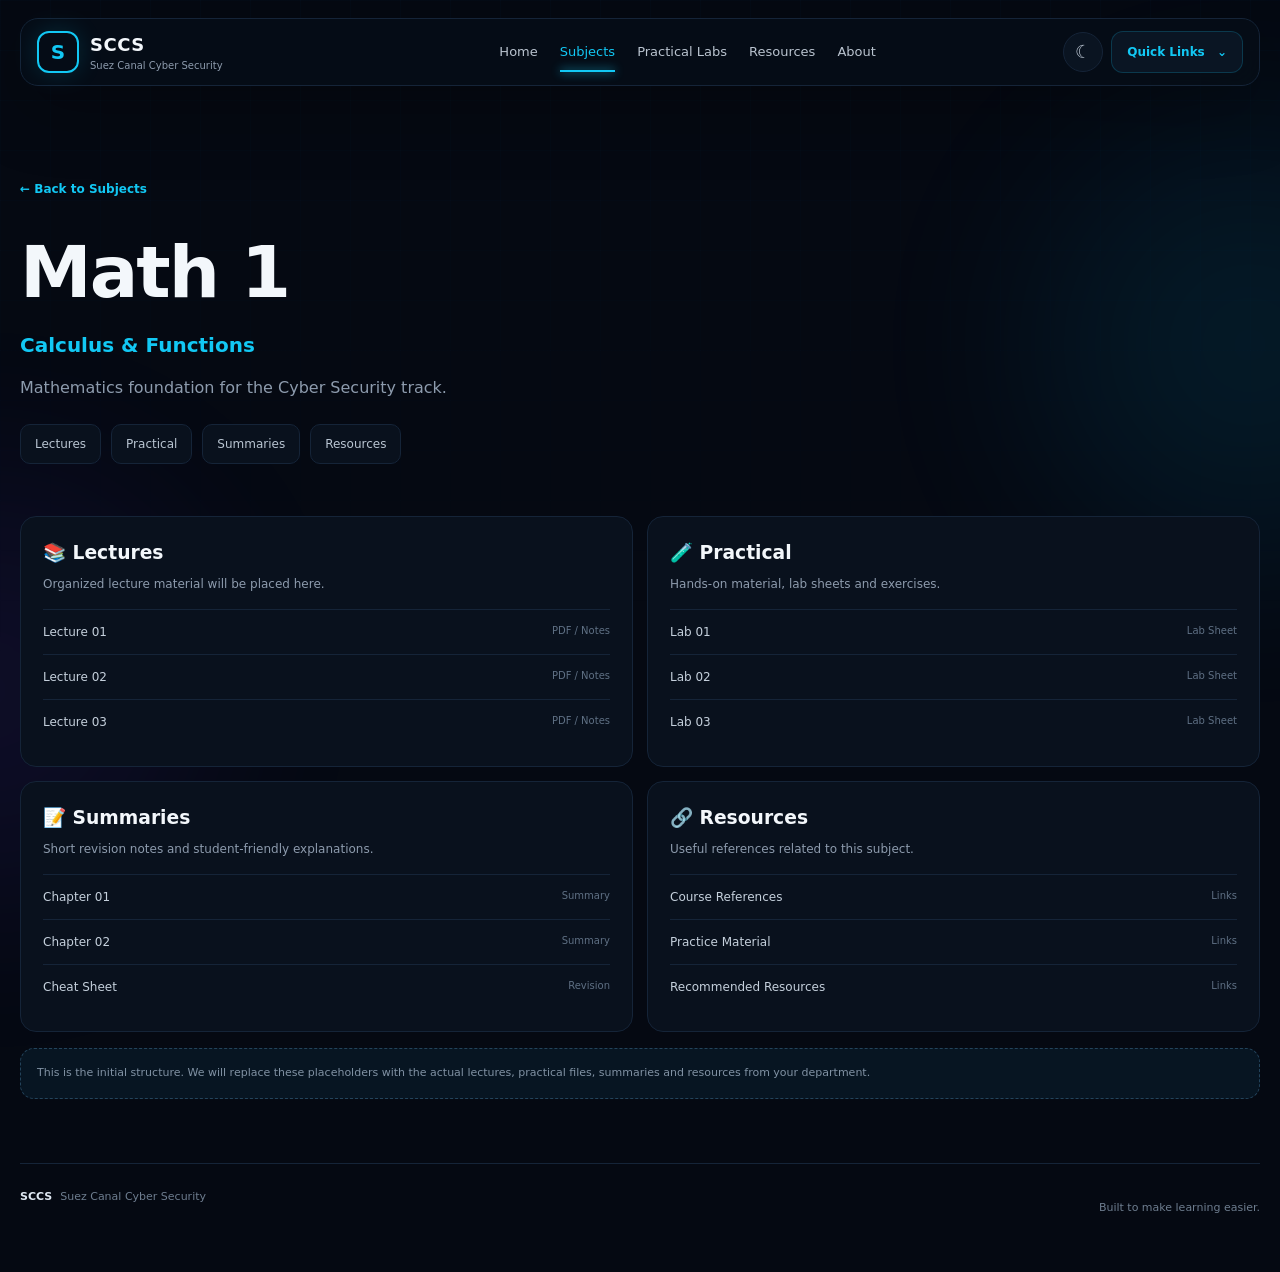
<file: subjects/math1.html>
<!DOCTYPE html>
<html lang="en">
<head>
  <meta charset="UTF-8">
  <meta name="viewport" content="width=device-width, initial-scale=1.0">
  <meta name="description" content="SCCS — Math 1">
  <title>Math 1 — SCCS</title>
  <link rel="stylesheet" href="../style.css">
  <style>
    .subject-hero{padding:48px 0 28px}
    .subject-hero .back{color:var(--accent);font-size:12px;font-weight:700}
    .subject-hero h1{font-size:clamp(42px,6vw,72px);margin:18px 0 4px;letter-spacing:-2px}
    .subject-hero h2{color:var(--accent);font-size:20px;margin:0 0 12px}
    .subject-hero p{color:var(--muted);max-width:720px}
    .subject-tabs{display:flex;gap:10px;flex-wrap:wrap;margin:24px 0}
    .subject-tab{border:1px solid var(--line);background:var(--panel);border-radius:10px;padding:10px 14px;font-size:12px;color:#b9c5d2}
    .subject-layout{display:grid;grid-template-columns:repeat(2,1fr);gap:14px}
    .material-box{border:1px solid var(--line);background:var(--panel);border-radius:16px;padding:22px}
    .material-box h3{margin:0 0 8px}
    .material-box p{font-size:12px;color:var(--muted);margin:0 0 16px}
    .material-list{list-style:none;padding:0;margin:0}
    .material-list li{border-top:1px solid var(--line);padding:13px 0;display:flex;justify-content:space-between;gap:12px;font-size:12px;color:#c5d0dc}
    .material-list span{color:#5f7084;font-size:10px}
    .notice{margin-top:16px;border:1px dashed #23435b;background:#071522;border-radius:14px;padding:16px;color:#8192a4;font-size:11px}
    @media(max-width:700px){.subject-layout{grid-template-columns:1fr}}
  </style>
</head>
<body>
  <div class="bg-grid"></div>
  <div class="orb orb-one"></div>
  <div class="orb orb-two"></div>
  <header class="navbar">
    <a class="brand" href="../index.html" aria-label="SCCS Home">
      <div class="brand-mark">S</div>
      <div><strong>SCCS</strong><span>Suez Canal Cyber Security</span></div>
    </a>
    <nav class="nav-links" id="navLinks">
      <a href="../index.html#home">Home</a>
      <a class="active" href="../index.html#subjects">Subjects</a>
      <a href="../index.html#labs">Practical Labs</a>
      <a href="../index.html#resources">Resources</a>
      <a href="../index.html#about">About</a>
    </nav>
    <div class="nav-actions">
      <button class="icon-btn" id="themeBtn" title="Toggle theme" aria-label="Toggle theme">☾</button>
      <a class="quick-btn" href="../index.html#resources">Quick Links <span>⌄</span></a>
      <button class="menu-btn" id="menuBtn" aria-label="Open menu">☰</button>
    </div>
  </header>

  <main class="content-section">
    <section class="subject-hero">
      <a class="back" href="../index.html#subjects">← Back to Subjects</a>
      <h1>Math 1</h1>
      <h2>Calculus & Functions</h2>
      <p>Mathematics foundation for the Cyber Security track.</p>
      <div class="subject-tabs">
        <a class="subject-tab" href="#lectures">Lectures</a>
        <a class="subject-tab" href="#practical">Practical</a>
        <a class="subject-tab" href="#summaries">Summaries</a>
        <a class="subject-tab" href="#resources">Resources</a>
      </div>
    </section>

    <section class="subject-layout">
      <article class="material-box" id="lectures">
        <h3>📚 Lectures</h3>
        <p>Organized lecture material will be placed here.</p>
        <ul class="material-list">
          <li>Lecture 01 <span>PDF / Notes</span></li>
          <li>Lecture 02 <span>PDF / Notes</span></li>
          <li>Lecture 03 <span>PDF / Notes</span></li>
        </ul>
      </article>

      <article class="material-box" id="practical">
        <h3>🧪 Practical</h3>
        <p>Hands-on material, lab sheets and exercises.</p>
        <ul class="material-list">
          <li>Lab 01 <span>Lab Sheet</span></li>
          <li>Lab 02 <span>Lab Sheet</span></li>
          <li>Lab 03 <span>Lab Sheet</span></li>
        </ul>
      </article>

      <article class="material-box" id="summaries">
        <h3>📝 Summaries</h3>
        <p>Short revision notes and student-friendly explanations.</p>
        <ul class="material-list">
          <li>Chapter 01 <span>Summary</span></li>
          <li>Chapter 02 <span>Summary</span></li>
          <li>Cheat Sheet <span>Revision</span></li>
        </ul>
      </article>

      <article class="material-box" id="resources">
        <h3>🔗 Resources</h3>
        <p>Useful references related to this subject.</p>
        <ul class="material-list">
          <li>Course References <span>Links</span></li>
          <li>Practice Material <span>Links</span></li>
          <li>Recommended Resources <span>Links</span></li>
        </ul>
      </article>
    </section>

    <div class="notice">
      This is the initial structure. We will replace these placeholders with the actual lectures, practical files, summaries and resources from your department.
    </div>
  </main>

  <footer>
    <div><strong>SCCS</strong><span>Suez Canal Cyber Security</span></div>
    <p>Built to make learning easier.</p>
  </footer>
  <script src="../script.js"></script>
</body>
</html>
</file>
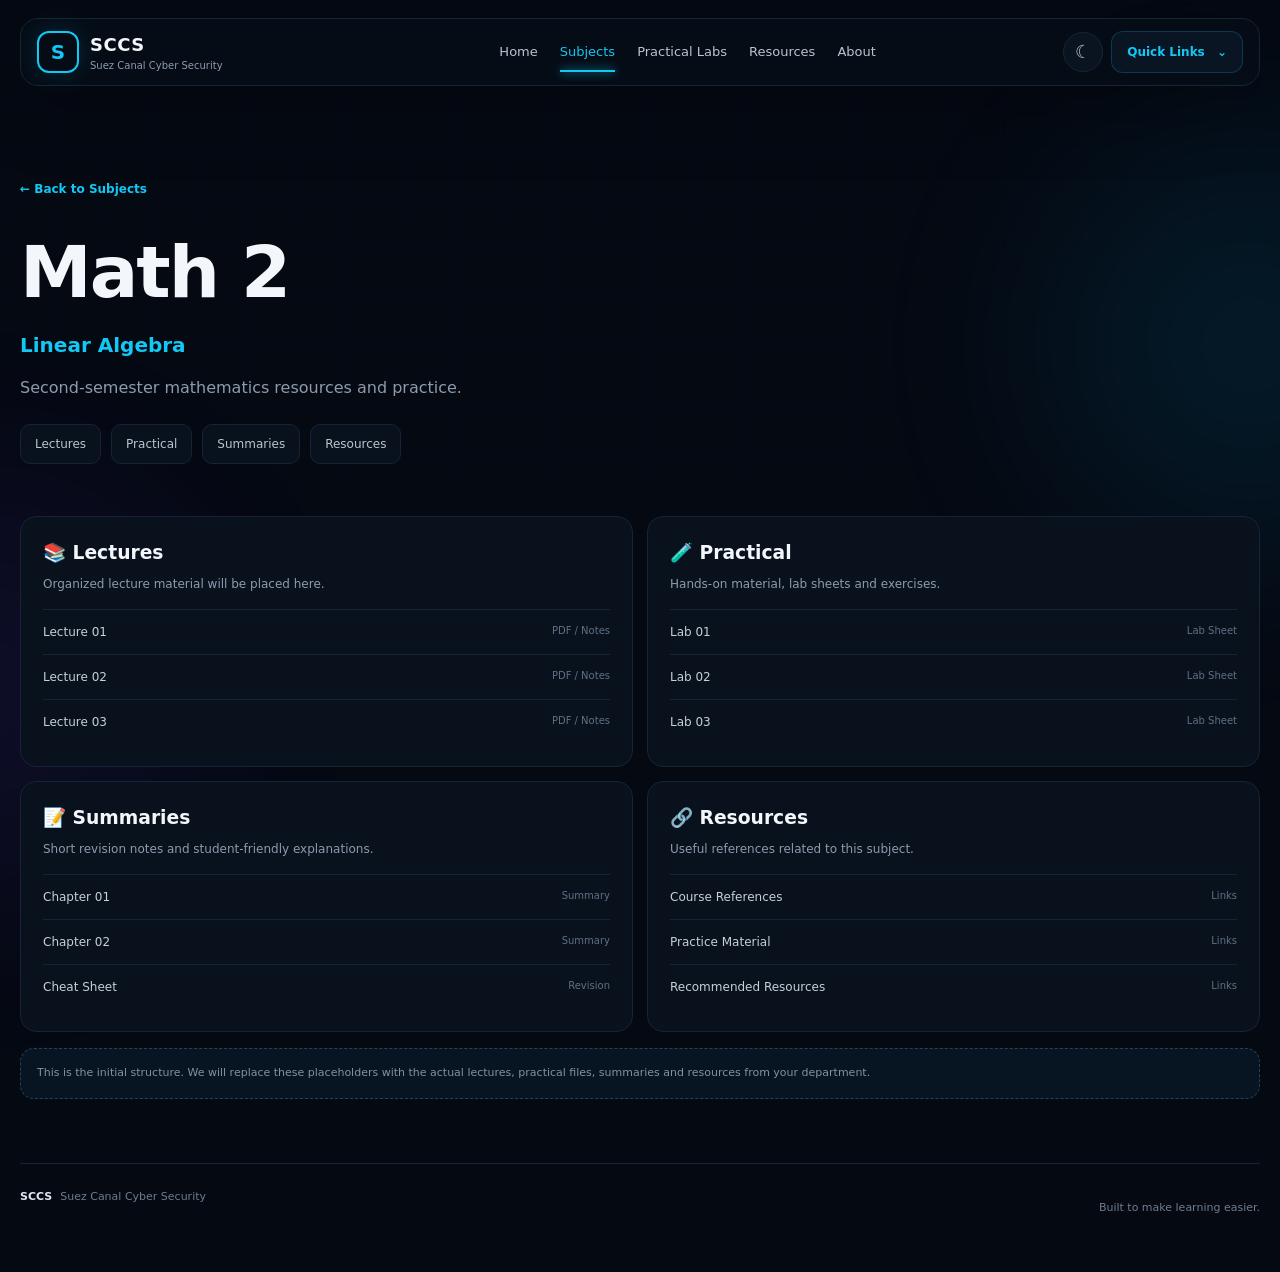
<file: subjects/math2.html>
<!DOCTYPE html>
<html lang="en">
<head>
  <meta charset="UTF-8">
  <meta name="viewport" content="width=device-width, initial-scale=1.0">
  <meta name="description" content="SCCS — Math 2">
  <title>Math 2 — SCCS</title>
  <link rel="stylesheet" href="../style.css">
  <style>
    .subject-hero{padding:48px 0 28px}
    .subject-hero .back{color:var(--accent);font-size:12px;font-weight:700}
    .subject-hero h1{font-size:clamp(42px,6vw,72px);margin:18px 0 4px;letter-spacing:-2px}
    .subject-hero h2{color:var(--accent);font-size:20px;margin:0 0 12px}
    .subject-hero p{color:var(--muted);max-width:720px}
    .subject-tabs{display:flex;gap:10px;flex-wrap:wrap;margin:24px 0}
    .subject-tab{border:1px solid var(--line);background:var(--panel);border-radius:10px;padding:10px 14px;font-size:12px;color:#b9c5d2}
    .subject-layout{display:grid;grid-template-columns:repeat(2,1fr);gap:14px}
    .material-box{border:1px solid var(--line);background:var(--panel);border-radius:16px;padding:22px}
    .material-box h3{margin:0 0 8px}
    .material-box p{font-size:12px;color:var(--muted);margin:0 0 16px}
    .material-list{list-style:none;padding:0;margin:0}
    .material-list li{border-top:1px solid var(--line);padding:13px 0;display:flex;justify-content:space-between;gap:12px;font-size:12px;color:#c5d0dc}
    .material-list span{color:#5f7084;font-size:10px}
    .notice{margin-top:16px;border:1px dashed #23435b;background:#071522;border-radius:14px;padding:16px;color:#8192a4;font-size:11px}
    @media(max-width:700px){.subject-layout{grid-template-columns:1fr}}
  </style>
</head>
<body>
  <div class="bg-grid"></div>
  <div class="orb orb-one"></div>
  <div class="orb orb-two"></div>
  <header class="navbar">
    <a class="brand" href="../index.html" aria-label="SCCS Home">
      <div class="brand-mark">S</div>
      <div><strong>SCCS</strong><span>Suez Canal Cyber Security</span></div>
    </a>
    <nav class="nav-links" id="navLinks">
      <a href="../index.html#home">Home</a>
      <a class="active" href="../index.html#subjects">Subjects</a>
      <a href="../index.html#labs">Practical Labs</a>
      <a href="../index.html#resources">Resources</a>
      <a href="../index.html#about">About</a>
    </nav>
    <div class="nav-actions">
      <button class="icon-btn" id="themeBtn" title="Toggle theme" aria-label="Toggle theme">☾</button>
      <a class="quick-btn" href="../index.html#resources">Quick Links <span>⌄</span></a>
      <button class="menu-btn" id="menuBtn" aria-label="Open menu">☰</button>
    </div>
  </header>

  <main class="content-section">
    <section class="subject-hero">
      <a class="back" href="../index.html#subjects">← Back to Subjects</a>
      <h1>Math 2</h1>
      <h2>Linear Algebra</h2>
      <p>Second-semester mathematics resources and practice.</p>
      <div class="subject-tabs">
        <a class="subject-tab" href="#lectures">Lectures</a>
        <a class="subject-tab" href="#practical">Practical</a>
        <a class="subject-tab" href="#summaries">Summaries</a>
        <a class="subject-tab" href="#resources">Resources</a>
      </div>
    </section>

    <section class="subject-layout">
      <article class="material-box" id="lectures">
        <h3>📚 Lectures</h3>
        <p>Organized lecture material will be placed here.</p>
        <ul class="material-list">
          <li>Lecture 01 <span>PDF / Notes</span></li>
          <li>Lecture 02 <span>PDF / Notes</span></li>
          <li>Lecture 03 <span>PDF / Notes</span></li>
        </ul>
      </article>

      <article class="material-box" id="practical">
        <h3>🧪 Practical</h3>
        <p>Hands-on material, lab sheets and exercises.</p>
        <ul class="material-list">
          <li>Lab 01 <span>Lab Sheet</span></li>
          <li>Lab 02 <span>Lab Sheet</span></li>
          <li>Lab 03 <span>Lab Sheet</span></li>
        </ul>
      </article>

      <article class="material-box" id="summaries">
        <h3>📝 Summaries</h3>
        <p>Short revision notes and student-friendly explanations.</p>
        <ul class="material-list">
          <li>Chapter 01 <span>Summary</span></li>
          <li>Chapter 02 <span>Summary</span></li>
          <li>Cheat Sheet <span>Revision</span></li>
        </ul>
      </article>

      <article class="material-box" id="resources">
        <h3>🔗 Resources</h3>
        <p>Useful references related to this subject.</p>
        <ul class="material-list">
          <li>Course References <span>Links</span></li>
          <li>Practice Material <span>Links</span></li>
          <li>Recommended Resources <span>Links</span></li>
        </ul>
      </article>
    </section>

    <div class="notice">
      This is the initial structure. We will replace these placeholders with the actual lectures, practical files, summaries and resources from your department.
    </div>
  </main>

  <footer>
    <div><strong>SCCS</strong><span>Suez Canal Cyber Security</span></div>
    <p>Built to make learning easier.</p>
  </footer>
  <script src="../script.js"></script>
</body>
</html>
</file>
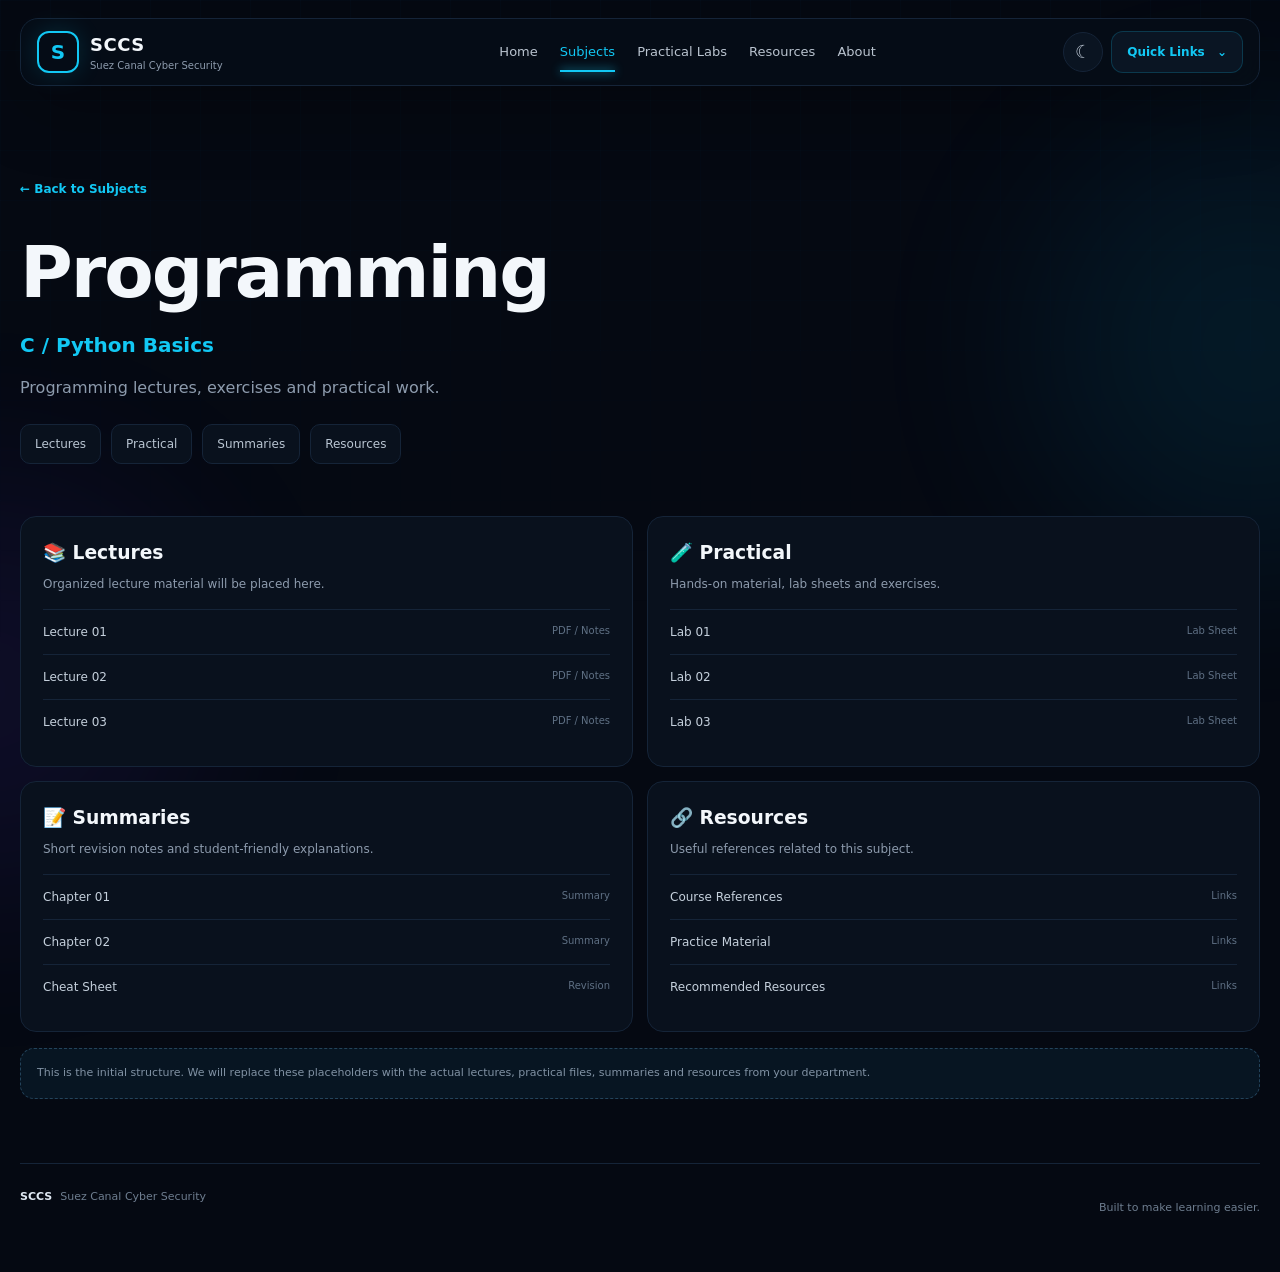
<file: subjects/programming.html>
<!DOCTYPE html>
<html lang="en">
<head>
  <meta charset="UTF-8">
  <meta name="viewport" content="width=device-width, initial-scale=1.0">
  <meta name="description" content="SCCS — Programming">
  <title>Programming — SCCS</title>
  <link rel="stylesheet" href="../style.css">
  <style>
    .subject-hero{padding:48px 0 28px}
    .subject-hero .back{color:var(--accent);font-size:12px;font-weight:700}
    .subject-hero h1{font-size:clamp(42px,6vw,72px);margin:18px 0 4px;letter-spacing:-2px}
    .subject-hero h2{color:var(--accent);font-size:20px;margin:0 0 12px}
    .subject-hero p{color:var(--muted);max-width:720px}
    .subject-tabs{display:flex;gap:10px;flex-wrap:wrap;margin:24px 0}
    .subject-tab{border:1px solid var(--line);background:var(--panel);border-radius:10px;padding:10px 14px;font-size:12px;color:#b9c5d2}
    .subject-layout{display:grid;grid-template-columns:repeat(2,1fr);gap:14px}
    .material-box{border:1px solid var(--line);background:var(--panel);border-radius:16px;padding:22px}
    .material-box h3{margin:0 0 8px}
    .material-box p{font-size:12px;color:var(--muted);margin:0 0 16px}
    .material-list{list-style:none;padding:0;margin:0}
    .material-list li{border-top:1px solid var(--line);padding:13px 0;display:flex;justify-content:space-between;gap:12px;font-size:12px;color:#c5d0dc}
    .material-list span{color:#5f7084;font-size:10px}
    .notice{margin-top:16px;border:1px dashed #23435b;background:#071522;border-radius:14px;padding:16px;color:#8192a4;font-size:11px}
    @media(max-width:700px){.subject-layout{grid-template-columns:1fr}}
  </style>
</head>
<body>
  <div class="bg-grid"></div>
  <div class="orb orb-one"></div>
  <div class="orb orb-two"></div>
  <header class="navbar">
    <a class="brand" href="../index.html" aria-label="SCCS Home">
      <div class="brand-mark">S</div>
      <div><strong>SCCS</strong><span>Suez Canal Cyber Security</span></div>
    </a>
    <nav class="nav-links" id="navLinks">
      <a href="../index.html#home">Home</a>
      <a class="active" href="../index.html#subjects">Subjects</a>
      <a href="../index.html#labs">Practical Labs</a>
      <a href="../index.html#resources">Resources</a>
      <a href="../index.html#about">About</a>
    </nav>
    <div class="nav-actions">
      <button class="icon-btn" id="themeBtn" title="Toggle theme" aria-label="Toggle theme">☾</button>
      <a class="quick-btn" href="../index.html#resources">Quick Links <span>⌄</span></a>
      <button class="menu-btn" id="menuBtn" aria-label="Open menu">☰</button>
    </div>
  </header>

  <main class="content-section">
    <section class="subject-hero">
      <a class="back" href="../index.html#subjects">← Back to Subjects</a>
      <h1>Programming</h1>
      <h2>C / Python Basics</h2>
      <p>Programming lectures, exercises and practical work.</p>
      <div class="subject-tabs">
        <a class="subject-tab" href="#lectures">Lectures</a>
        <a class="subject-tab" href="#practical">Practical</a>
        <a class="subject-tab" href="#summaries">Summaries</a>
        <a class="subject-tab" href="#resources">Resources</a>
      </div>
    </section>

    <section class="subject-layout">
      <article class="material-box" id="lectures">
        <h3>📚 Lectures</h3>
        <p>Organized lecture material will be placed here.</p>
        <ul class="material-list">
          <li>Lecture 01 <span>PDF / Notes</span></li>
          <li>Lecture 02 <span>PDF / Notes</span></li>
          <li>Lecture 03 <span>PDF / Notes</span></li>
        </ul>
      </article>

      <article class="material-box" id="practical">
        <h3>🧪 Practical</h3>
        <p>Hands-on material, lab sheets and exercises.</p>
        <ul class="material-list">
          <li>Lab 01 <span>Lab Sheet</span></li>
          <li>Lab 02 <span>Lab Sheet</span></li>
          <li>Lab 03 <span>Lab Sheet</span></li>
        </ul>
      </article>

      <article class="material-box" id="summaries">
        <h3>📝 Summaries</h3>
        <p>Short revision notes and student-friendly explanations.</p>
        <ul class="material-list">
          <li>Chapter 01 <span>Summary</span></li>
          <li>Chapter 02 <span>Summary</span></li>
          <li>Cheat Sheet <span>Revision</span></li>
        </ul>
      </article>

      <article class="material-box" id="resources">
        <h3>🔗 Resources</h3>
        <p>Useful references related to this subject.</p>
        <ul class="material-list">
          <li>Course References <span>Links</span></li>
          <li>Practice Material <span>Links</span></li>
          <li>Recommended Resources <span>Links</span></li>
        </ul>
      </article>
    </section>

    <div class="notice">
      This is the initial structure. We will replace these placeholders with the actual lectures, practical files, summaries and resources from your department.
    </div>
  </main>

  <footer>
    <div><strong>SCCS</strong><span>Suez Canal Cyber Security</span></div>
    <p>Built to make learning easier.</p>
  </footer>
  <script src="../script.js"></script>
</body>
</html>
</file>
<file: style.css>
:root{
  --bg:#050912;--panel:#09111d;--panel2:#0c1624;--line:#152438;--text:#f3f7fb;
  --muted:#8d9bad;--accent:#12c8f4;--accent2:#177cf4;--green:#27e6b0;
  --shadow:0 20px 70px rgba(0,0,0,.28);
}
*{box-sizing:border-box}html{scroll-behavior:smooth}body{margin:0;background:var(--bg);color:var(--text);font-family:Inter,ui-sans-serif,system-ui,-apple-system,BlinkMacSystemFont,"Segoe UI",sans-serif;line-height:1.5}
a{text-decoration:none;color:inherit}.bg-grid{position:fixed;inset:0;pointer-events:none;opacity:.12;background-image:linear-gradient(rgba(30,120,180,.25) 1px,transparent 1px),linear-gradient(90deg,rgba(30,120,180,.25) 1px,transparent 1px);background-size:50px 50px;mask-image:linear-gradient(to bottom,black,transparent 80%);z-index:-3}
.orb{position:fixed;width:420px;height:420px;border-radius:50%;filter:blur(100px);opacity:.09;pointer-events:none;z-index:-2}.orb-one{background:#00bfff;top:15%;right:-180px}.orb-two{background:#6d3cff;bottom:0;left:-220px}
.navbar{width:min(1320px,calc(100% - 40px));margin:18px auto 0;border:1px solid var(--line);background:rgba(7,14,24,.82);backdrop-filter:blur(18px);border-radius:18px;padding:12px 16px;display:flex;align-items:center;gap:25px;position:sticky;top:14px;z-index:20;box-shadow:var(--shadow)}
.brand{display:flex;align-items:center;gap:11px;min-width:275px}.brand-mark{width:42px;height:42px;border:2px solid var(--accent);border-radius:12px;display:grid;place-items:center;color:var(--accent);font-weight:900;font-size:20px;box-shadow:0 0 24px rgba(18,200,244,.16)}.brand strong{display:block;font-size:18px;letter-spacing:.5px}.brand span{display:block;font-size:10px;color:var(--muted);white-space:nowrap}
.nav-links{display:flex;gap:22px;align-items:center;flex:1;justify-content:center}.nav-links a{font-size:13px;color:#bac4d0;padding:10px 0;position:relative}.nav-links a:hover,.nav-links a.active{color:var(--accent)}.nav-links a.active:after{content:"";position:absolute;left:0;right:0;bottom:0;height:2px;background:var(--accent);box-shadow:0 0 10px var(--accent)}
.nav-actions{display:flex;gap:8px;align-items:center}.icon-btn,.menu-btn{border:1px solid var(--line);background:#0a1421;color:#bdc8d5;width:40px;height:40px;border-radius:50%;cursor:pointer;font-size:18px}.quick-btn,.primary-btn,.secondary-btn,.outline-btn{border:1px solid var(--line);background:#0a1523;color:#dbe5ef;border-radius:12px;padding:11px 15px;font-size:12px;font-weight:700;cursor:pointer}.quick-btn{color:var(--accent);border-color:rgba(18,200,244,.2)}.quick-btn span{margin-left:8px}.menu-btn{display:none}
.section-shell,.content-section{width:min(1320px,calc(100% - 40px));margin:18px auto}.hero{min-height:500px;border:1px solid var(--line);border-radius:22px;background:radial-gradient(circle at 80% 45%,rgba(10,126,255,.12),transparent 35%),linear-gradient(120deg,#080f1a,#050b14);overflow:hidden;display:grid;grid-template-columns:1fr 1fr;position:relative}
.hero-copy{padding:60px 50px;position:relative;z-index:2}.eyebrow,.section-kicker{color:var(--accent);font-size:11px;font-weight:800;letter-spacing:1.6px}.eyebrow{display:inline-flex;align-items:center;gap:9px;padding:8px 12px;background:rgba(18,200,244,.08);border:1px solid rgba(18,200,244,.14);border-radius:30px}.eyebrow span{width:7px;height:7px;border-radius:50%;background:var(--accent);box-shadow:0 0 10px var(--accent)}
.hero h1{font-size:clamp(68px,8vw,112px);line-height:.88;margin:28px 0 4px;letter-spacing:-5px;background:linear-gradient(180deg,#fff,#9feaff);-webkit-background-clip:text;color:transparent}.hero h2{font-size:26px;color:var(--accent);margin:0 0 18px}.hero p{max-width:540px;color:#a7b3c1;font-size:15px}.hero-buttons{display:flex;gap:12px;margin-top:28px}.primary-btn{background:linear-gradient(135deg,#14c8f4,#1688ef);border:none;color:#021018;padding:14px 18px;box-shadow:0 8px 28px rgba(18,200,244,.15)}.primary-btn span,.secondary-btn span{margin-left:12px}.secondary-btn{padding:13px 18px}.hero-meta{display:flex;gap:12px;align-items:center;margin-top:35px;color:#667587;font-size:11px}.hero-meta i{width:3px;height:3px;border-radius:50%;background:#385066}
.hero-visual{position:relative;min-height:500px;overflow:hidden}.code-rain{position:absolute;right:30px;top:45px;color:#0e3852;opacity:.5;font:12px/1.9 ui-monospace,monospace;transform:rotate(2deg)}.shield-wrap{position:absolute;inset:0;display:grid;place-items:center}.shield{width:190px;height:225px;clip-path:polygon(50% 0,91% 15%,84% 70%,50% 100%,16% 70%,9% 15%);background:linear-gradient(145deg,#19d9ff,#1268e9);display:grid;place-items:center;filter:drop-shadow(0 0 35px rgba(18,170,255,.55));position:relative}.shield:after{content:"";position:absolute;inset:9px;clip-path:inherit;background:linear-gradient(145deg,#081c34,#07101e)}.lock{z-index:2;color:#68e6ff;font-size:54px;text-shadow:0 0 22px #12c8f4}.pulse{position:absolute;width:370px;height:370px;border-radius:50%;border:1px solid rgba(18,200,244,.18);box-shadow:0 0 0 25px rgba(18,200,244,.025),0 0 0 70px rgba(18,200,244,.018),inset 0 0 50px rgba(18,200,244,.06)}
.circuit{position:absolute;border-top:1px solid rgba(18,200,244,.2);border-right:1px solid rgba(18,200,244,.2);width:230px;height:130px}.c1{left:5%;top:24%;transform:skew(-30deg)}.c2{right:2%;bottom:17%;transform:skew(30deg) rotate(180deg)}
.content-section{padding:24px 0}.section-heading{display:flex;justify-content:space-between;align-items:end;margin-bottom:18px}.section-heading h2{font-size:28px;margin:3px 0 0}.outline-btn{background:transparent;color:#9eacbc}.subjects-grid{display:grid;grid-template-columns:repeat(6,1fr);gap:14px}.subject-card{min-height:258px;border:1px solid var(--line);background:linear-gradient(180deg,rgba(10,19,32,.9),rgba(7,14,24,.92));border-radius:16px;padding:22px 14px 0;text-align:center;display:flex;flex-direction:column;align-items:center;transition:.25s}.subject-card:hover{transform:translateY(-5px);border-color:rgba(18,200,244,.35);box-shadow:0 15px 45px rgba(0,0,0,.25)}.subject-icon{width:62px;height:62px;border-radius:50%;display:grid;place-items:center;font-weight:800;font-size:28px;margin-bottom:14px;border:1px solid}.math{color:#5fdcff;border-color:#128de8;background:#08213a}.math2{color:#bf77ff;border-color:#753ce8;background:#1d1234}.network{color:#64caff;border-color:#188bd4;background:#092337}.code{color:#35edb4;border-color:#12a779;background:#082a25}.linux{color:#45b8ff;border-color:#147bd4;background:#09243b}.cyber{color:#ff6868;border-color:#d94c4c;background:#321318}.subject-card h3{font-size:15px;margin:0 0 3px}.subject-card p{font-size:11px;color:#7f8d9e;margin:0 0 12px}.subject-card small{font-size:9px;color:#8291a3;background:#0c1725;border-radius:20px;padding:6px 8px;white-space:nowrap}.subject-card>a{margin-top:auto;border-top:1px solid var(--line);width:calc(100% + 28px);padding:12px;color:var(--accent);font-size:11px;font-weight:800}.subject-card>a span{margin-left:10px}
.feature-grid{display:grid;grid-template-columns:repeat(3,1fr);gap:14px}.feature-card{display:flex;gap:16px;border:1px solid var(--line);background:var(--panel);border-radius:16px;padding:22px}.feature-icon{width:50px;height:50px;border-radius:14px;background:#071c2b;border:1px solid #123b55;color:var(--accent);display:grid;place-items:center;font-weight:800;flex:none}.feature-card h3{margin:0 0 5px;font-size:15px}.feature-card p{margin:0;color:var(--muted);font-size:12px}
.resource-panel{display:grid;grid-template-columns:1fr 1fr;border:1px solid var(--line);border-radius:18px;overflow:hidden;background:var(--panel)}.resource-item{display:flex;align-items:center;gap:15px;padding:22px;border-bottom:1px solid var(--line)}.resource-item:nth-child(odd){border-right:1px solid var(--line)}.resource-item:nth-last-child(-n+2){border-bottom:0}.resource-item>span{width:42px;height:42px;border-radius:12px;background:#0a1c2b;color:var(--accent);display:grid;place-items:center}.resource-item h3{font-size:14px;margin:0}.resource-item p{font-size:11px;color:var(--muted);margin:2px 0 0}.resource-item b{margin-left:auto;color:#536478}
.roadmap{display:grid;grid-template-columns:repeat(4,1fr);gap:12px}.road-step{border:1px solid var(--line);background:var(--panel);padding:20px;border-radius:16px}.road-step>span{color:var(--accent);font:800 11px ui-monospace,monospace}.road-step h3{font-size:14px;margin:15px 0 5px}.road-step p{font-size:11px;color:var(--muted);margin:0}
.about-section{display:grid;grid-template-columns:1.4fr 1fr;gap:25px;border:1px solid var(--line);background:linear-gradient(120deg,#09121f,#07101a);border-radius:20px;padding:34px}.about-section h2{font-size:28px;margin:5px 0 10px}.about-section p{max-width:680px;color:var(--muted);font-size:13px}.stats div{padding-left:20px;border-left:1px solid var(--line)}.stats strong{display:block;font-size:30px}.stats span{color:var(--muted);font-size:11px}
footer{width:min(1320px,calc(100% - 40px));margin:40px auto 20px;border-top:1px solid var(--line);padding:25px 0;display:flex;justify-content:space-between;color:#6e7d8f;font-size:11px}footer strong{color:#dfe8f2;margin-right:8px}
.search-overlay{position:fixed;inset:0;background:rgba(0,0,0,.75);backdrop-filter:blur(8px);display:none;place-items:start center;padding-top:15vh;z-index:50}.search-overlay.open{display:grid}.search-box{width:min(650px,calc(100% - 30px));background:#09111d;border:1px solid var(--line);border-radius:18px;padding:25px;position:relative}.search-box>button{position:absolute;right:15px;top:12px;border:0;background:none;color:#94a2b2;font-size:25px;cursor:pointer}.search-box h2{margin:0 0 15px}.search-box input{width:100%;padding:15px;border:1px solid var(--line);background:#050b13;color:white;border-radius:10px;outline:none}.search-result{padding:13px 0;border-bottom:1px solid var(--line);color:#b8c4d1}.search-result b{color:var(--accent)}
.light{--bg:#f3f7fb;--panel:#fff;--panel2:#f7fafc;--line:#dce5ee;--text:#102030;--muted:#617286}.light .navbar{background:rgba(255,255,255,.82)}.light .hero{background:linear-gradient(120deg,#fff,#edf8ff)}.light .subject-card,.light .feature-card,.light .resource-panel,.light .road-step{background:#fff}.light .bg-grid{opacity:.05}
@media(max-width:1100px){.nav-links{gap:13px}.subjects-grid{grid-template-columns:repeat(3,1fr)}.roadmap{grid-template-columns:repeat(2,1fr)}}
@media(max-width:800px){.navbar{width:calc(100% - 24px);top:8px}.nav-links{display:none;position:absolute;top:72px;left:0;right:0;background:#08111d;border:1px solid var(--line);border-radius:14px;padding:10px;flex-direction:column;align-items:stretch}.nav-links.open{display:flex}.nav-links a{padding:12px 15px}.menu-btn{display:block}.quick-btn{display:none}.brand{min-width:0}.hero{grid-template-columns:1fr}.hero-visual{position:absolute;right:-100px;top:0;width:60%;opacity:.55}.hero-copy{padding:48px 28px;min-height:500px}.subjects-grid{grid-template-columns:repeat(2,1fr)}.feature-grid,.roadmap{grid-template-columns:1fr}.about-section{grid-template-columns:1fr}.resource-panel{grid-template-columns:1fr}.resource-item:nth-child(odd){border-right:0}.resource-item:nth-last-child(2){border-bottom:1px solid var(--line)}footer{flex-direction:column;gap:10px}}
@media(max-width:500px){.subjects-grid{grid-template-columns:1fr}.hero h1{font-size:70px}.hero h2{font-size:20px}.hero-buttons{flex-direction:column}.hero-meta{flex-wrap:wrap}.content-section{width:calc(100% - 24px)}.section-shell{width:calc(100% - 24px)}}

.about-note{border-left:1px solid var(--line);padding-left:28px;display:flex;flex-direction:column;justify-content:center}
.about-badge{width:54px;height:54px;border-radius:15px;display:grid;place-items:center;color:var(--accent);border:1px solid rgba(18,200,244,.25);background:#071c2a;font-weight:900;letter-spacing:1px;margin-bottom:14px}
.about-note h3{margin:0 0 7px;font-size:16px}.about-note p{margin:0;font-size:11px;color:var(--muted)}
.resource-item{color:inherit;text-decoration:none;cursor:pointer;transition:.2s}.resource-item:hover{background:#0b1725}.resource-item b{transition:.2s}.resource-item:hover b{color:var(--accent);transform:translateX(3px)}
@media(max-width:800px){.about-note{border-left:0;border-top:1px solid var(--line);padding:22px 0 0}}

.paths-grid{display:grid;grid-template-columns:repeat(5,1fr);gap:12px}
.path-card{border:1px solid var(--line);background:var(--panel);border-radius:16px;padding:18px;min-height:150px;display:flex;flex-direction:column;transition:.22s}
.path-card:hover{transform:translateY(-4px);border-color:rgba(18,200,244,.35);box-shadow:0 15px 40px rgba(0,0,0,.22)}
.path-icon{width:44px;height:44px;border-radius:12px;display:grid;place-items:center;background:#071c2b;border:1px solid #153c54;color:var(--accent);font-weight:800;margin-bottom:14px}
.path-card h3{font-size:14px;margin:0 0 5px}.path-card p{font-size:11px;color:var(--muted);margin:0}.path-arrow{margin-top:auto;color:var(--accent);font-size:12px;align-self:flex-end}
@media(max-width:1100px){.paths-grid{grid-template-columns:repeat(3,1fr)}}
@media(max-width:700px){.paths-grid{grid-template-columns:1fr 1fr}}
@media(max-width:500px){.paths-grid{grid-template-columns:1fr}}
</file>
